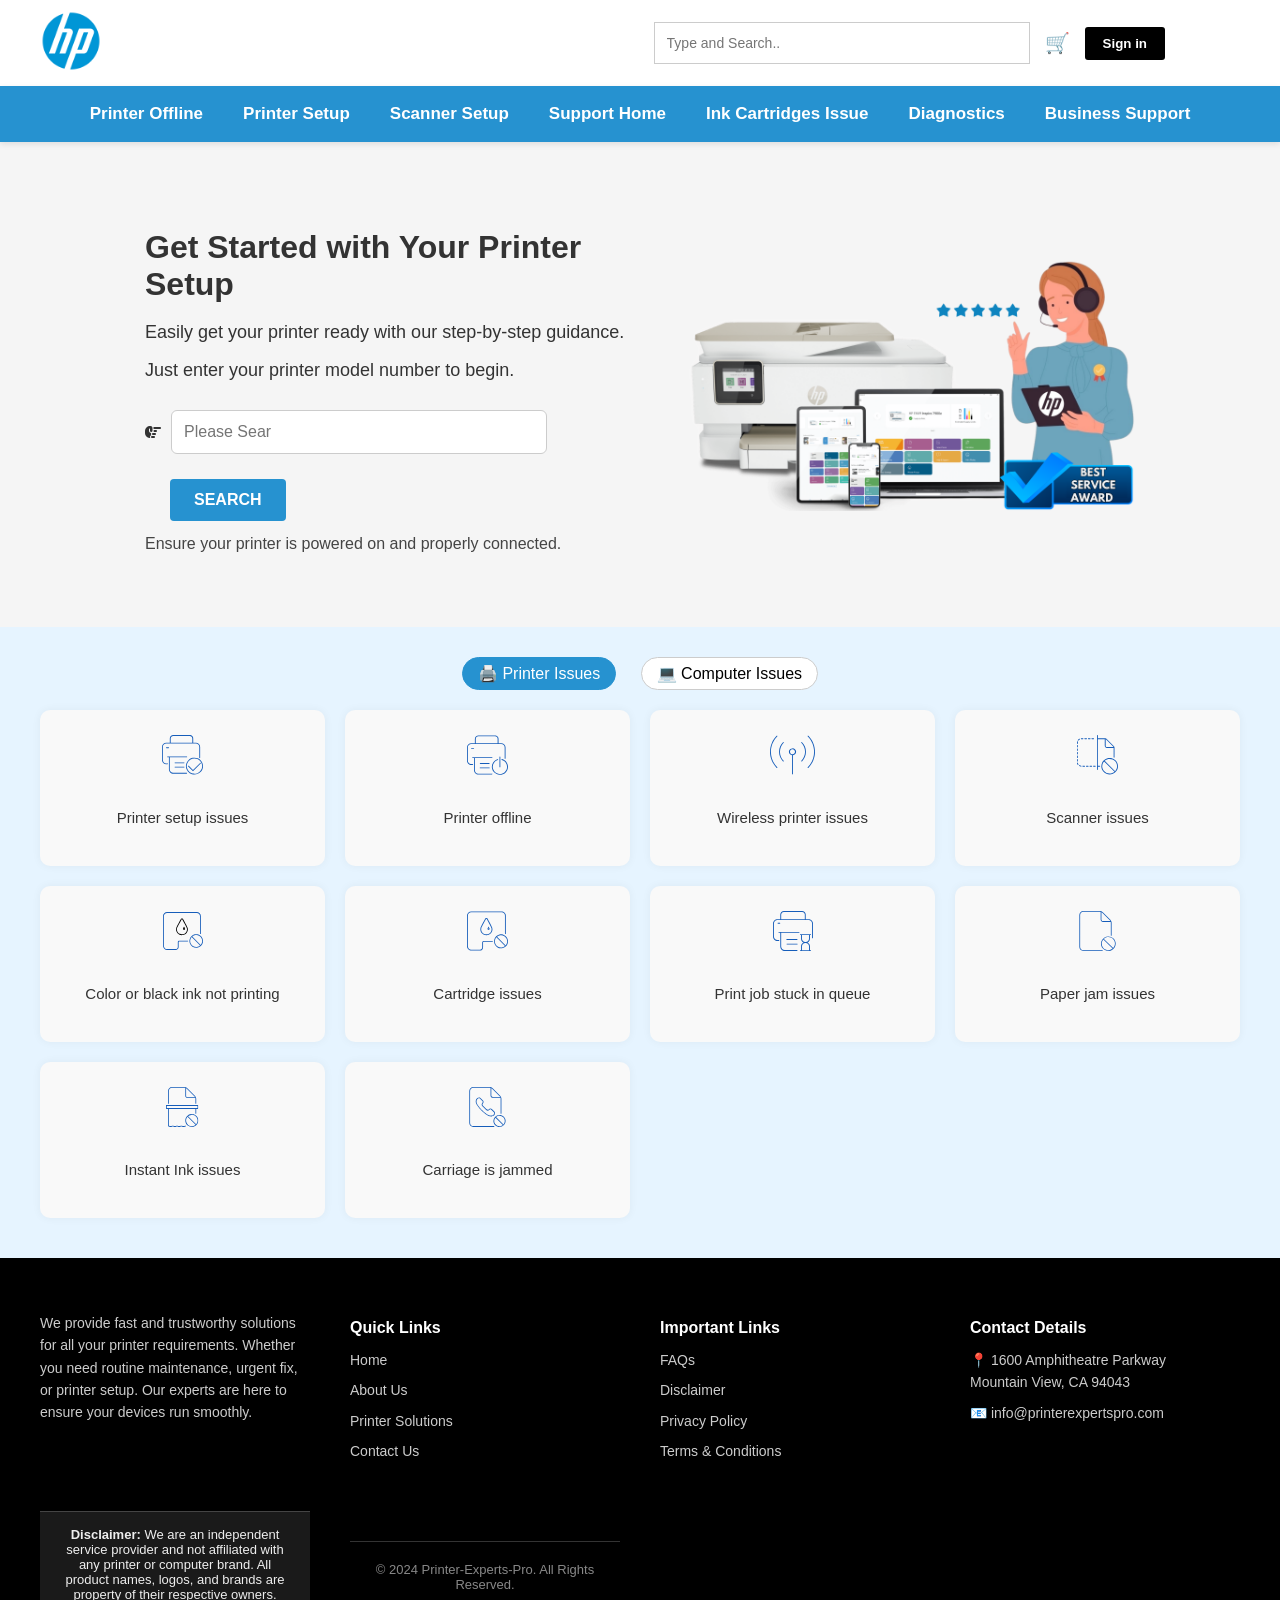
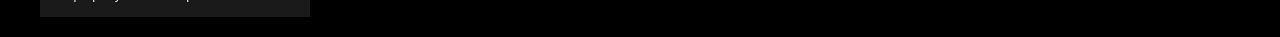
<file: index.html>
<!DOCTYPE html>
<html lang="en">
<head>
  <!-- Google tag (gtag.js) -->
<script async src="https://www.googletagmanager.com/gtag/js?id=AW-17103314499">
</script>
<script>
  window.dataLayer = window.dataLayer || [];
  function gtag(){dataLayer.push(arguments);}
  gtag('js', new Date());

  gtag('config', 'AW-17103314499');
</script>
<!-- Event snippet for Page view conversion page -->
<script>
  gtag('event', 'conversion', {'send_to': 'AW-17103314499/ewhqCN_078saEMO8v9s_'});
</script>

  <meta charset="UTF-8" />
  <meta name="viewport" content="width=device-width, initial-scale=1.0" />
  <title>Official 123 Com Printer Setup</title>
  <link rel="icon" type="image/png" href="/images/printerserviceonline-favicon.png">
  <link rel="stylesheet" href="style.css" />
  <style>
    .hero {
      display: flex;
      align-items: center;
      justify-content: center;
      gap: 40px;
      padding: 60px 20px;
      background: #f5f5f5;
      flex-wrap: wrap;
    }
    .hero-text {
      max-width: 500px;
    }
    .hero-text h1 {
      font-size: 32px;
      margin-bottom: 15px;
    }
    .hero-text p {
      margin: 10px 0;
    }
    .search-box {
      background: #fff;
      padding: 12px;
      border-radius: 6px;
      border: 1px solid #ccc;
      margin: 15px 0;
      width: 25em;
      max-width: 350px;
      font-size: 16px;
    }
    .search-btn {
      padding: 12px 24px;
      font-size: 16px;
      border: none;
      border-radius: 4px;
      background: #333;
      color: #fff;
      cursor: pointer;
    }
    .hero img {
      max-width: 450px;
      height: auto;
    }
    .header-container {
      display: flex;
      justify-content: space-between;
      align-items: center;
      padding: 10px 20px;
    }
    .logo img {
      height: 62px;
    }

.animate-icon {
  animation: pulse 1.4s infinite ease-in-out;
}
@keyframes pulse {
  0%, 100% { transform: translateX(0); }
  50% { transform: translateX(6px); }
}
  </style>

<!-- Header Wrapper -->
<div class="header-wrapper">
  <div class="header-container">
    <!-- Logo on the left -->
    <div class="logo">
      <img src="images/printerserviceonline-logo.png" alt="Printer Experts Pro Logo" style="width: 100%; max-width: 500px;" />
    </div>

    <!-- Actions on the right -->
    <div class="header-actions">
      <input type="text" placeholder="Type and Search.." class="search-input" />
      <span class="cart-icon">🛒</span>
      <button class="signin">Sign in</button>
    </div>
  </div>

  <nav class="main-nav">
    <a href="#">Printer Offline</a>
    <a href="#">Printer Setup</a>
    <a href="#">Scanner Setup</a>
    <a href="#">Support Home</a>
    <a href="#">Ink Cartridges Issue</a>
    <a href="#">Diagnostics</a>
    <a href="#">Business Support</a>
  </nav>
</div>

<!-- Hero -->
<section class="hero">
  <div class="hero-text">
    <h1>Get Started with Your Printer Setup</h1>
    <p>Easily get your printer ready with our step-by-step guidance.</p>
    <p>Just enter your printer model number to begin.</p>

<div style="display: flex; flex-direction: column; align-items: flex-start;">
<!-- Load Font Awesome (place in <head> once) -->
<link rel="stylesheet" href="https://cdnjs.cloudflare.com/ajax/libs/font-awesome/6.4.0/css/all.min.css" />

<!-- Your updated search wrapper -->
<div class="search-input-wrapper" style="display: flex; align-items: center; gap: 10px;">
  <i class="fas fa-hand-point-right animate-icon"></i>
  <input type="text" id="printerSearchBox" class="search-box" placeholder="Please Search Your Printer" />
</div>

<button class="search-btn" style="margin-top: 10px; margin-left: 25px;" onclick="window.location.href='/connect-printer';">SEARCH</button>
</div>


    <p style="margin-top: 10px; font-size: 16px; color: #444;">
      Ensure your printer is powered on and properly connected.
    </p>
  </div>
  <img src="images/front-banner.png" alt="Banner Image" />
</section>

 <!-- Tab Navigation -->
<div class="tabs">
  <span id="printerTab" class="tab active">🖨️ Printer Issues</span>
  <span id="computerTab" class="tab">💻 Computer Issues</span>
</div>

<!-- Printer Issues Grid -->
<div id="printerGrid" class="grid">
  <div class="card"><img src="images/image12.svg" alt=""><p>Printer setup issues</p></div>
  <div class="card"><img src="images/image13.svg" alt=""><p>Printer offline</p></div>
  <div class="card"><img src="images/image14.svg" alt=""><p>Wireless printer issues</p></div>
  <div class="card"><img src="images/image15.svg" alt=""><p>Scanner issues</p></div>
  <div class="card"><img src="images/image16.svg" alt=""><p>Color or black ink not printing</p></div>
  <div class="card"><img src="images/image17.svg" alt=""><p>Cartridge issues</p></div>
  <div class="card"><img src="images/image18.svg" alt=""><p>Print job stuck in queue</p></div>
  <div class="card"><img src="images/image19.svg" alt=""><p>Paper jam issues</p></div>
  <div class="card"><img src="images/image20.svg" alt=""><p>Instant Ink issues</p></div>
  <div class="card"><img src="images/image21.svg" alt=""><p>Carriage is jammed</p></div>
</div>

<!-- Computer Issues Grid -->
<div id="computerGrid" class="grid" style="display: none;">
  <div class="card"><img src="images/image1.svg" alt="Windows OS"><p>Windows operating system issues</p></div>
  <div class="card"><img src="images/image2.svg" alt="Battery"><p>Battery and adapter issues</p></div>
  <div class="card"><img src="images/image3.svg" alt="Slow"><p>Computer is slow</p></div>
  <div class="card"><img src="images/image4.svg" alt="WiFi"><p>Wireless, wired, Bluetooth networking issues</p></div>
  <div class="card"><img src="images/image5.svg" alt="Mouse"><p>Keyboard, mouse, touch pad, and click pad issues</p></div>
  <div class="card"><img src="images/image6.svg" alt="Recovery"><p>Perform an System Recovery</p></div>
  <div class="card"><img src="images/image7.svg" alt="Display"><p>Display and touchscreen issues</p></div>
  <div class="card"><img src="images/image8.svg" alt="Sound"><p>Sound Issue</p></div>
  <div class="card"><img src="images/image9.svg" alt="Freeze"><p>Computer locks up or freezes</p></div>
  <div class="card"><img src="images/image10.svg" alt="Boot"><p>Computer doesn’t turn on or boot up</p></div>
  <div class="card"><img src="images/image11.svg" alt="Memory"><p>Low disk space or memory issues</p></div>
</div>

<!-- JavaScript to toggle tabs -->
<script>
  const printerTab = document.getElementById('printerTab');
  const computerTab = document.getElementById('computerTab');
  const printerGrid = document.getElementById('printerGrid');
  const computerGrid = document.getElementById('computerGrid');

  printerTab.onclick = () => {
    printerTab.classList.add('active');
    computerTab.classList.remove('active');
    printerGrid.style.display = 'grid';
    computerGrid.style.display = 'none';
  };

  computerTab.onclick = () => {
    computerTab.classList.add('active');
    printerTab.classList.remove('active');
    printerGrid.style.display = 'none';
    computerGrid.style.display = 'grid';
  };
</script>
<script>
  const inputBox = document.getElementById('printerSearchBox');
  const suggestion = "Please Search Your Printer";

  let index = 0;

  function typeSuggestion() {
    if (index < suggestion.length) {
      inputBox.setAttribute("placeholder", suggestion.substring(0, index + 1));
      index++;
      setTimeout(typeSuggestion, 100);
    } else {
      inputBox.classList.remove("typing");
    }
  }

  window.addEventListener('DOMContentLoaded', () => {
    inputBox.classList.add("typing");
    setTimeout(typeSuggestion, 500); // delay before typing starts
  });
</script>

<!-- Footer -->
<footer class="footer">
  <div class="footer-grid">
    <div class="footer-col">
      <p>We provide fast and trustworthy solutions for all your printer requirements. Whether you need routine maintenance, urgent fix, or printer setup. Our experts are here to ensure your devices run smoothly.</p>
    </div>
<div class="footer-col">
  <h4>Quick Links</h4>
  <ul>
    <li><a href="/">Home</a></li>
    <li><a href="/about">About Us</a></li>
    <li><a href="/solutions">Printer Solutions</a></li>
    <li><a href="/contact">Contact Us</a></li>
  </ul>
</div>
<div class="footer-col">
  <h4>Important Links</h4>
  <ul>
    <li><a href="/faq">FAQs</a></li>
    <li><a href="/disclaimer">Disclaimer</a></li>
    <li><a href="/privacy">Privacy Policy</a></li>
    <li><a href="/terms">Terms & Conditions</a></li>
  </ul>
</div>
<div class="footer-col">
  <h4>Contact Details</h4>
  <ul>
    <li>📍 1600 Amphitheatre Parkway<br>Mountain View, CA 94043</li>
    <li>📧 info@printerexpertspro.com</li>
  </ul>
</div>


  <!-- ✅ Added Disclaimer Just Above Footer Bottom -->
  <div style="text-align: center; font-size: 13px; padding: 15px 20px; color: #eee; background-color: #1a1a1a; border-top: 1px solid #444;">
    <strong>Disclaimer:</strong> We are an independent service provider and not affiliated with any printer or computer brand. All product names, logos, and brands are property of their respective owners.
  </div>

  <div class="footer-bottom">
    &copy; 2024 Printer-Experts-Pro. All Rights Reserved.
  </div>
</footer>
</body>
</html>
</file>
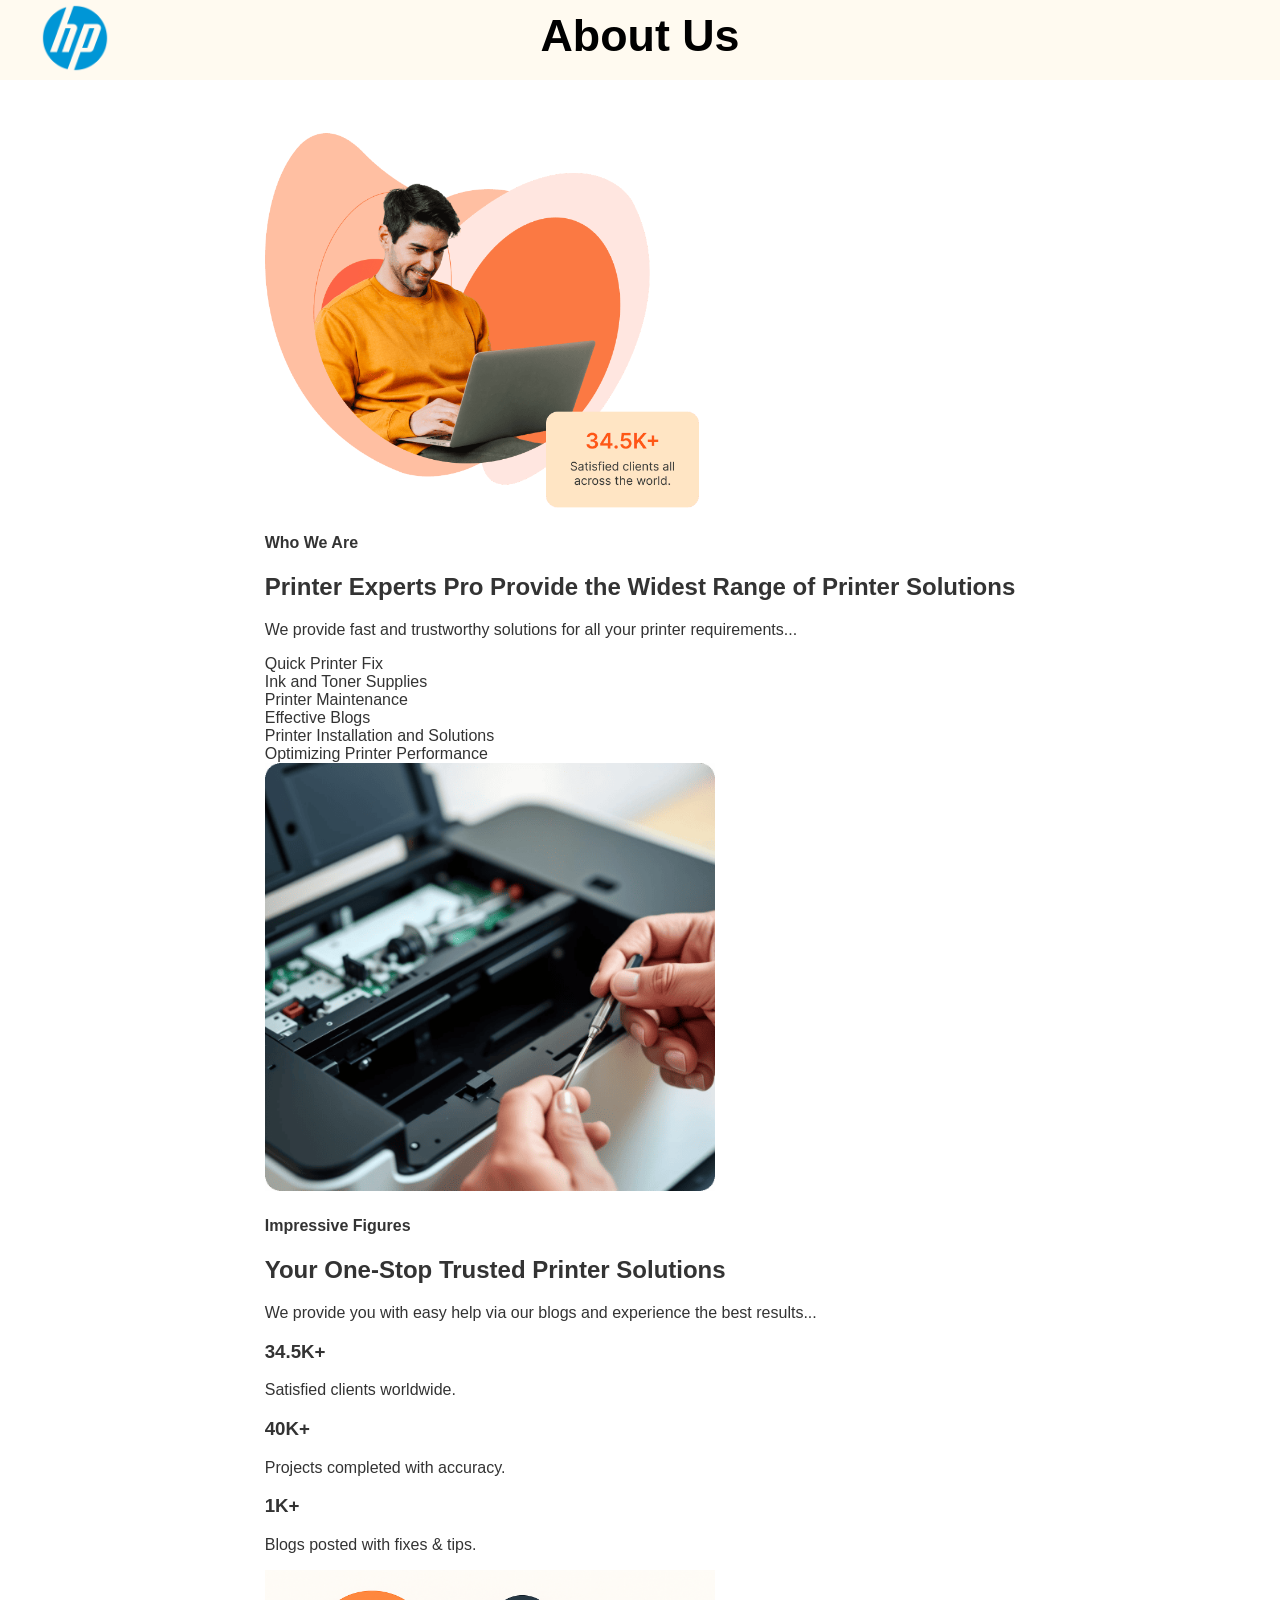
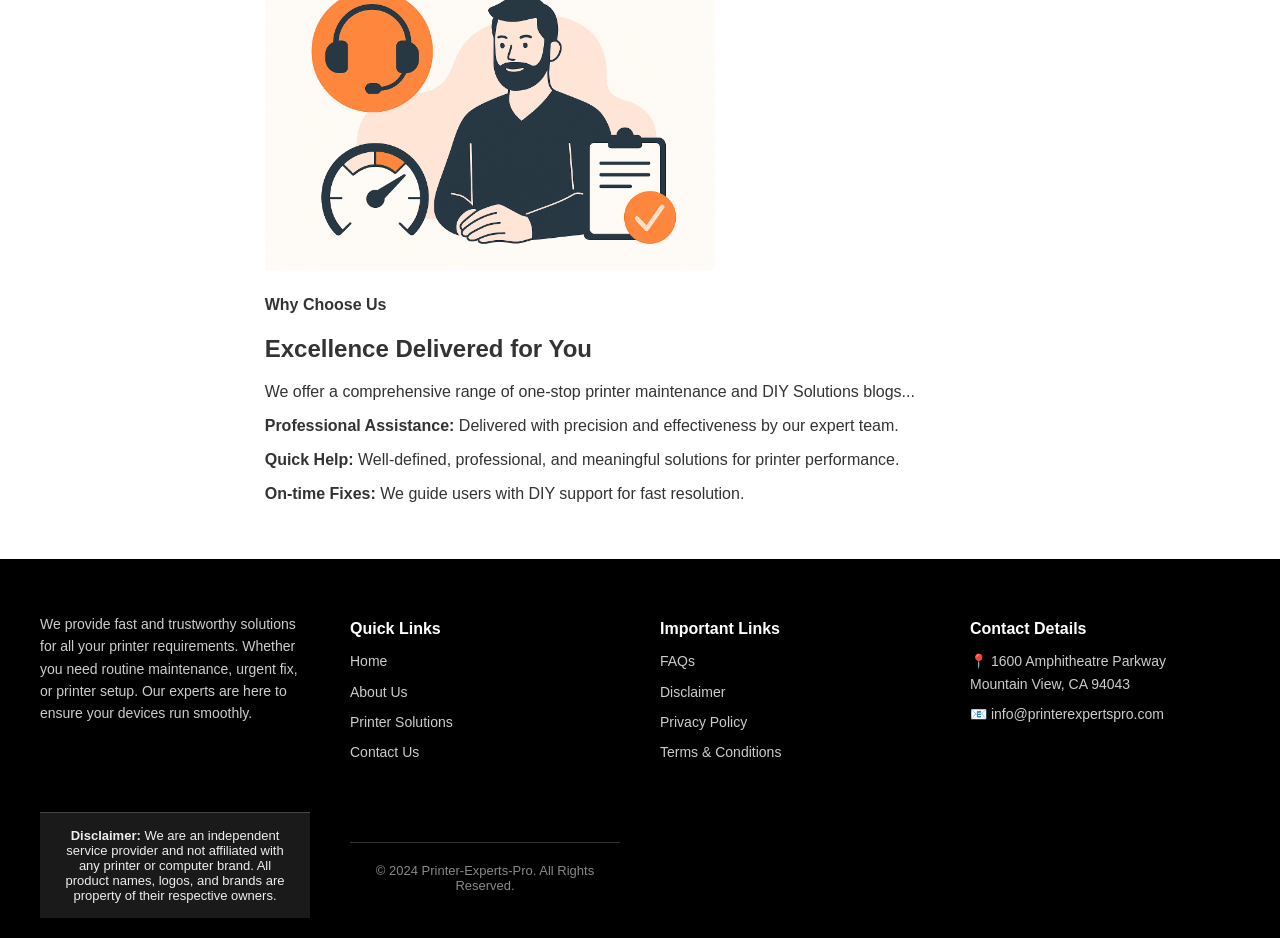
<file: about.html>
<!DOCTYPE html>
<html lang="en">
<head>
  <meta charset="UTF-8" />
  <meta name="viewport" content="width=device-width, initial-scale=1.0" />
  <title>About Us - printerexpertspro.com</title>
  <link rel="icon" type="image/png" href="/images/printerserviceonline-favicon.png" />
  <link rel="stylesheet" href="style.css" />
  <style>
    body {
      font-family: 'Segoe UI', sans-serif;
      margin: 0;
      padding: 0;
      background: #fff;
      color: #333;
      min-height: 100vh;
      display: flex;
      flex-direction: column;
    }

    .container {
      max-width: 1200px;
      margin: auto;
      padding: 40px 20px;
      flex: 1; /* ensure it stretches and leaves space for footer */
    }

    /* ... (rest of your CSS stays the same) ... */

    @media (max-width: 768px) {
      .grid-boxes {
        grid-template-columns: 1fr;
      }
      .stats-boxes {
        flex-direction: column;
      }
      .section {
        flex-direction: column;
      }
    }
  </style>
</head>
<body>
    
<!-- Title Banner -->
<section class="page-title-banner" style="background: #fffaf0; padding: 10px 0;">
  <div style="max-width: 1200px; margin: 0 auto; position: relative; padding: 0 40px; height: 60px;">
    
    <!-- Logo: -->
    <div style="position: absolute; left: 40px; top: 50%; transform: translateY(-50%);">
      <img src="images/printerserviceonline-logo.png" alt="Printer Experts Pro Logo" style="height: 70px; object-fit: contain;" />
    </div>
    
    <!-- Title: -->
    <div style="text-align: center;">
      <h1 style="margin: 0; font-size: 2.8em;">About Us</h1>
    </div>

  </div>
</section>

    <!-- You can add nav or right section here later -->
  </div>
</div>

  <div class="container">
    <div class="section">
      <div class="image">
        <img src="images/our-experts.png" alt="Expert Working" style="width: 60%; max-width: 500px;" />
      </div>
      <div class="text">
        <h4>Who We Are</h4>
        <h2>Printer Experts Pro Provide the Widest Range of Printer Solutions</h2>
        <p>We provide fast and trustworthy solutions for all your printer requirements...</p>
        <div class="grid-boxes">
          <div>Quick Printer Fix</div>
          <div>Ink and Toner Supplies</div>
          <div>Printer Maintenance</div>
          <div>Effective Blogs</div>
          <div>Printer Installation and Solutions</div>
          <div>Optimizing Printer Performance</div>
        </div>
      </div>
    </div>

    <div class="section reverse">
      <div class="image">
        <img src="images/onsite-repair.png" alt="Stats" style="width: 60%; max-width: 500px;" />
      </div>
      <div class="text">
        <h4>Impressive Figures</h4>
        <h2>Your One-Stop Trusted Printer Solutions</h2>
        <p>We provide you with easy help via our blogs and experience the best results...</p>
        <div class="stats-boxes">
          <div class="stats-box">
            <h3>34.5K+</h3>
            <p>Satisfied clients worldwide.</p>
          </div>
          <div class="stats-box">
            <h3>40K+</h3>
            <p>Projects completed with accuracy.</p>
          </div>
          <div class="stats-box">
            <h3>1K+</h3>
            <p>Blogs posted with fixes & tips.</p>
          </div>
        </div>
      </div>
    </div>

    <div class="section">
      <div class="image">
        <img src="images/expert-technicians.png" alt="Printer Maintenance" style="width: 60%; max-width: 500px;" />
      </div>
      <div class="text">
        <h4>Why Choose Us</h4>
        <h2>Excellence Delivered for You</h2>
        <p>We offer a comprehensive range of one-stop printer maintenance and DIY Solutions blogs...</p>
        <p><strong>Professional Assistance:</strong> Delivered with precision and effectiveness by our expert team.</p>
        <p><strong>Quick Help:</strong> Well-defined, professional, and meaningful solutions for printer performance.</p>
        <p><strong>On-time Fixes:</strong> We guide users with DIY support for fast resolution.</p>
      </div>
    </div>
  </div>

<!-- Footer -->
<footer class="footer">
  <div class="footer-grid">
    <div class="footer-col">
      <p>We provide fast and trustworthy solutions for all your printer requirements. Whether you need routine maintenance, urgent fix, or printer setup. Our experts are here to ensure your devices run smoothly.</p>
    </div>
<div class="footer-col">
  <h4>Quick Links</h4>
  <ul>
    <li><a href="/">Home</a></li>
    <li><a href="/about">About Us</a></li>
    <li><a href="/solutions">Printer Solutions</a></li>
    <li><a href="/contact">Contact Us</a></li>
  </ul>
</div>
<div class="footer-col">
  <h4>Important Links</h4>
  <ul>
    <li><a href="/faq">FAQs</a></li>
    <li><a href="/disclaimer">Disclaimer</a></li>
    <li><a href="/privacy">Privacy Policy</a></li>
    <li><a href="/terms">Terms & Conditions</a></li>
  </ul>
</div>
<div class="footer-col">
  <h4>Contact Details</h4>
  <ul>
    <li>📍 1600 Amphitheatre Parkway<br>Mountain View, CA 94043</li>
    <li>📧 info@printerexpertspro.com</li>
  </ul>
</div>


  <!-- ✅ Added Disclaimer Just Above Footer Bottom -->
  <div style="text-align: center; font-size: 13px; padding: 15px 20px; color: #eee; background-color: #1a1a1a; border-top: 1px solid #444;">
    <strong>Disclaimer:</strong> We are an independent service provider and not affiliated with any printer or computer brand. All product names, logos, and brands are property of their respective owners.
  </div>

  <div class="footer-bottom">
    &copy; 2024 Printer-Experts-Pro. All Rights Reserved.
  </div>
</footer>
</file>
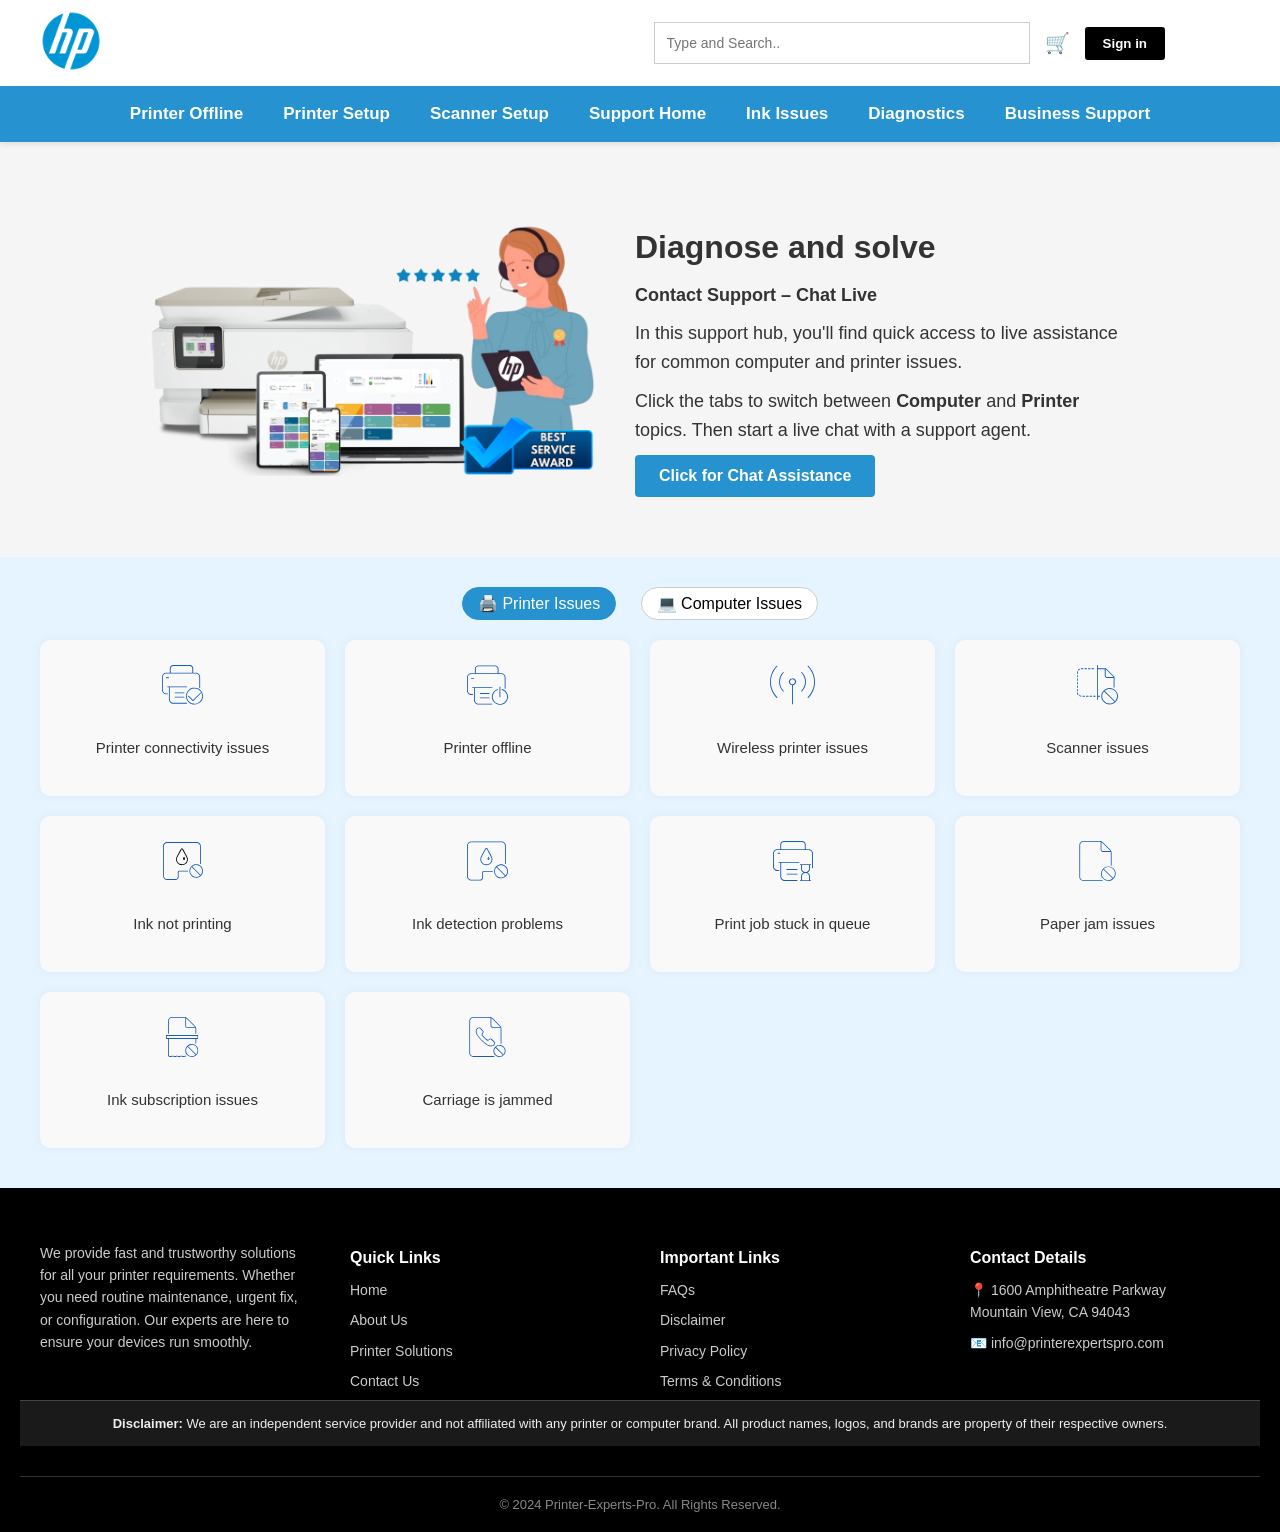
<file: computer-printer.html>
<!DOCTYPE html>
<html lang="en">
<head>
  <!-- Google tag (gtag.js) -->
  <script async src="https://www.googletagmanager.com/gtag/js?id=AW-17103314499"></script>
  <script>
    window.dataLayer = window.dataLayer || [];
    function gtag(){dataLayer.push(arguments);}
    gtag('js', new Date());
    gtag('config', 'AW-17103314499');
  </script>

  <meta name="google-site-verification" content="z1Tx4irDRyltk7-cVtrFXtRyGZxaJF4UWbafWPRPkck" />
  <meta charset="UTF-8" />
  <meta name="viewport" content="width=device-width, initial-scale=1.0" />
  <title>Printer Experts Pro - printerexpertspro.com</title>
  <link rel="icon" type="image/png" href="/images/printerserviceonline-favicon.png">
  <link rel="stylesheet" href="style.css" />
    <link rel="stylesheet" href="style.css" />
    <style>
        .hero {
            display: flex;
            align-items: center;
            justify-content: center;
            gap: 40px;
            padding: 60px 20px;
            background: #f5f5f5;
            flex-wrap: wrap;
        }
        .hero-text {
            max-width: 500px;
        }
        .hero-text h1 {
            font-size: 32px;
            margin-bottom: 15px;
        }
        .hero-text p {
            margin: 10px 0;
        }
        .search-box {
            background: #fff;
            padding: 12px;
            border-radius: 6px;
            border: 1px solid #ccc;
            margin: 15px 0;
            width: 25em;
            max-width: 350px;
            font-size: 16px;
        }
        .search-btn {
            padding: 12px 24px;
            font-size: 16px;
            border: none;
            border-radius: 4px;
            background: #333;
            color: #fff;
            cursor: pointer;
        }
        .hero img {
            max-width: 450px;
            height: auto;
        }
        .header-container {
            display: flex;
            justify-content: space-between;
            align-items: center;
            padding: 10px 20px;
        }
        .logo img {
            height: 62px;
        }
        .animate-icon {
            animation: pulse 1.4s infinite ease-in-out;
        }
        @keyframes pulse {
            0%, 100% { transform: translateX(0); }
            50% { transform: translateX(6px); }
        }
    </style>
</head>
<body>
<!-- Header Wrapper -->
<div class="header-wrapper">
  <div class="header-container">
    <div class="logo">
        <a href="/">
            <img src="images/printerserviceonline-logo.png" alt="Printer Experts Pro Logo" style="width: 100%; max-width: 500px;" />
        </a>
    </div>
    <div class="header-actions">
      <input type="text" placeholder="Type and Search.." class="search-input" />
      <span class="cart-icon">🛒</span>
      <button class="signin">Sign in</button>
    </div>
  </div>
  <nav class="main-nav">
    <a href="#">Printer Offline</a>
    <a href="#">Printer Setup</a>
    <a href="#">Scanner Setup</a>
    <a href="#">Support Home</a>
    <a href="#">Ink Issues</a>
    <a href="#">Diagnostics</a>
    <a href="#">Business Support</a>
  </nav>
</div>

<!-- Hero -->
<section class="hero">
  <img src="images/front-banner.png" alt="Banner Image" />
  <div class="hero-text">
    <h1>Diagnose and solve</h1>
    <p><strong>Contact Support – Chat Live</strong></p>
    <p>In this support hub, you'll find quick access to live assistance for common computer and printer issues.</p>
    <p>Click the tabs to switch between <strong>Computer</strong> and <strong>Printer</strong> topics. Then start a live chat with a support agent.</p>
    <button>Click for Chat Assistance</button>
  </div>
</section>

<!-- Tab Navigation -->
<div class="tabs">
  <span id="printerTab" class="tab active">🖨️ Printer Issues</span>
  <span id="computerTab" class="tab">💻 Computer Issues</span>
</div>

<!-- Printer Issues Grid -->
<div id="printerGrid" class="grid">
  <div class="card"><img src="images/image12.svg" alt="Setup"><p>Printer connectivity issues</p></div>
  <div class="card"><img src="images/image13.svg" alt="Offline"><p>Printer offline</p></div>
  <div class="card"><img src="images/image14.svg" alt="Wireless"><p>Wireless printer issues</p></div>
  <div class="card"><img src="images/image15.svg" alt="Scanner"><p>Scanner issues</p></div>
  <div class="card"><img src="images/image16.svg" alt="Ink"><p>Ink not printing</p></div>
  <div class="card"><img src="images/image17.svg" alt="Cartridge"><p>Ink detection problems</p></div>
  <div class="card"><img src="images/image18.svg" alt="Print Job Queue"><p>Print job stuck in queue</p></div>
  <div class="card"><img src="images/image19.svg" alt="Paper Jam"><p>Paper jam issues</p></div>
  <div class="card"><img src="images/image20.svg" alt="Ink Plan"><p>Ink subscription issues</p></div>
  <div class="card"><img src="images/image21.svg" alt="Carriage Jam"><p>Carriage is jammed</p></div>
</div>

<!-- Computer Issues Grid -->
<div id="computerGrid" class="grid" style="display: none;">
  <div class="card"><img src="images/image1.svg" alt="Windows OS"><p>Windows operating system issues</p></div>
  <div class="card"><img src="images/image2.svg" alt="Battery"><p>Battery and adapter issues</p></div>
  <div class="card"><img src="images/image3.svg" alt="Slow"><p>Computer is slow</p></div>
  <div class="card"><img src="images/image4.svg" alt="WiFi"><p>Wireless, wired, Bluetooth networking issues</p></div>
  <div class="card"><img src="images/image5.svg" alt="Mouse"><p>Keyboard, mouse, touch pad, and click pad issues</p></div>
  <div class="card"><img src="images/image6.svg" alt="Recovery"><p>System recovery support</p></div>
  <div class="card"><img src="images/image7.svg" alt="Display"><p>Display and touchscreen issues</p></div>
  <div class="card"><img src="images/image8.svg" alt="Sound"><p>Sound Issue</p></div>
  <div class="card"><img src="images/image9.svg" alt="Freeze"><p>Computer locks up or freezes</p></div>
  <div class="card"><img src="images/image10.svg" alt="Boot"><p>Computer doesn’t turn on or boot up</p></div>
  <div class="card"><img src="images/image11.svg" alt="Memory"><p>Low disk space or memory issues</p></div>
</div>

<!-- JavaScript to toggle tabs -->
<script>
  const printerTab = document.getElementById('printerTab');
  const computerTab = document.getElementById('computerTab');
  const printerGrid = document.getElementById('printerGrid');
  const computerGrid = document.getElementById('computerGrid');

  printerTab.onclick = () => {
    printerTab.classList.add('active');
    computerTab.classList.remove('active');
    printerGrid.style.display = 'grid';
    computerGrid.style.display = 'none';
  };

  computerTab.onclick = () => {
    computerTab.classList.add('active');
    printerTab.classList.remove('active');
    printerGrid.style.display = 'none';
    computerGrid.style.display = 'grid';
  };
</script>

<!-- Footer -->
<footer class="footer">
  <div class="footer-grid">
    <div class="footer-col">
      <p>We provide fast and trustworthy solutions for all your printer requirements. Whether you need routine maintenance, urgent fix, or configuration. Our experts are here to ensure your devices run smoothly.</p>
    </div>
    <div class="footer-col">
      <h4>Quick Links</h4>
      <ul>
        <li><a href="/">Home</a></li>
        <li><a href="/about">About Us</a></li>
        <li><a href="/solutions">Printer Solutions</a></li>
        <li><a href="/contact">Contact Us</a></li>
      </ul>
    </div>
    <div class="footer-col">
      <h4>Important Links</h4>
      <ul>
        <li><a href="/faq">FAQs</a></li>
        <li><a href="/disclaimer">Disclaimer</a></li>
        <li><a href="/privacy">Privacy Policy</a></li>
        <li><a href="/terms">Terms & Conditions</a></li>
      </ul>
    </div>
    <div class="footer-col">
      <h4>Contact Details</h4>
      <ul>
        <li>📍 1600 Amphitheatre Parkway<br>Mountain View, CA 94043</li>
        <li>📧 info@printerexpertspro.com</li>
      </ul>
    </div>
  </div>

  <div style="text-align: center; font-size: 13px; padding: 15px 20px; color: #eee; background-color: #1a1a1a; border-top: 1px solid #444;">
    <strong>Disclaimer:</strong> We are an independent service provider and not affiliated with any printer or computer brand. All product names, logos, and brands are property of their respective owners.
  </div>

  <div class="footer-bottom">
    &copy; 2024 Printer-Experts-Pro. All Rights Reserved.
  </div>
</footer>
</body>
</html>
</file>
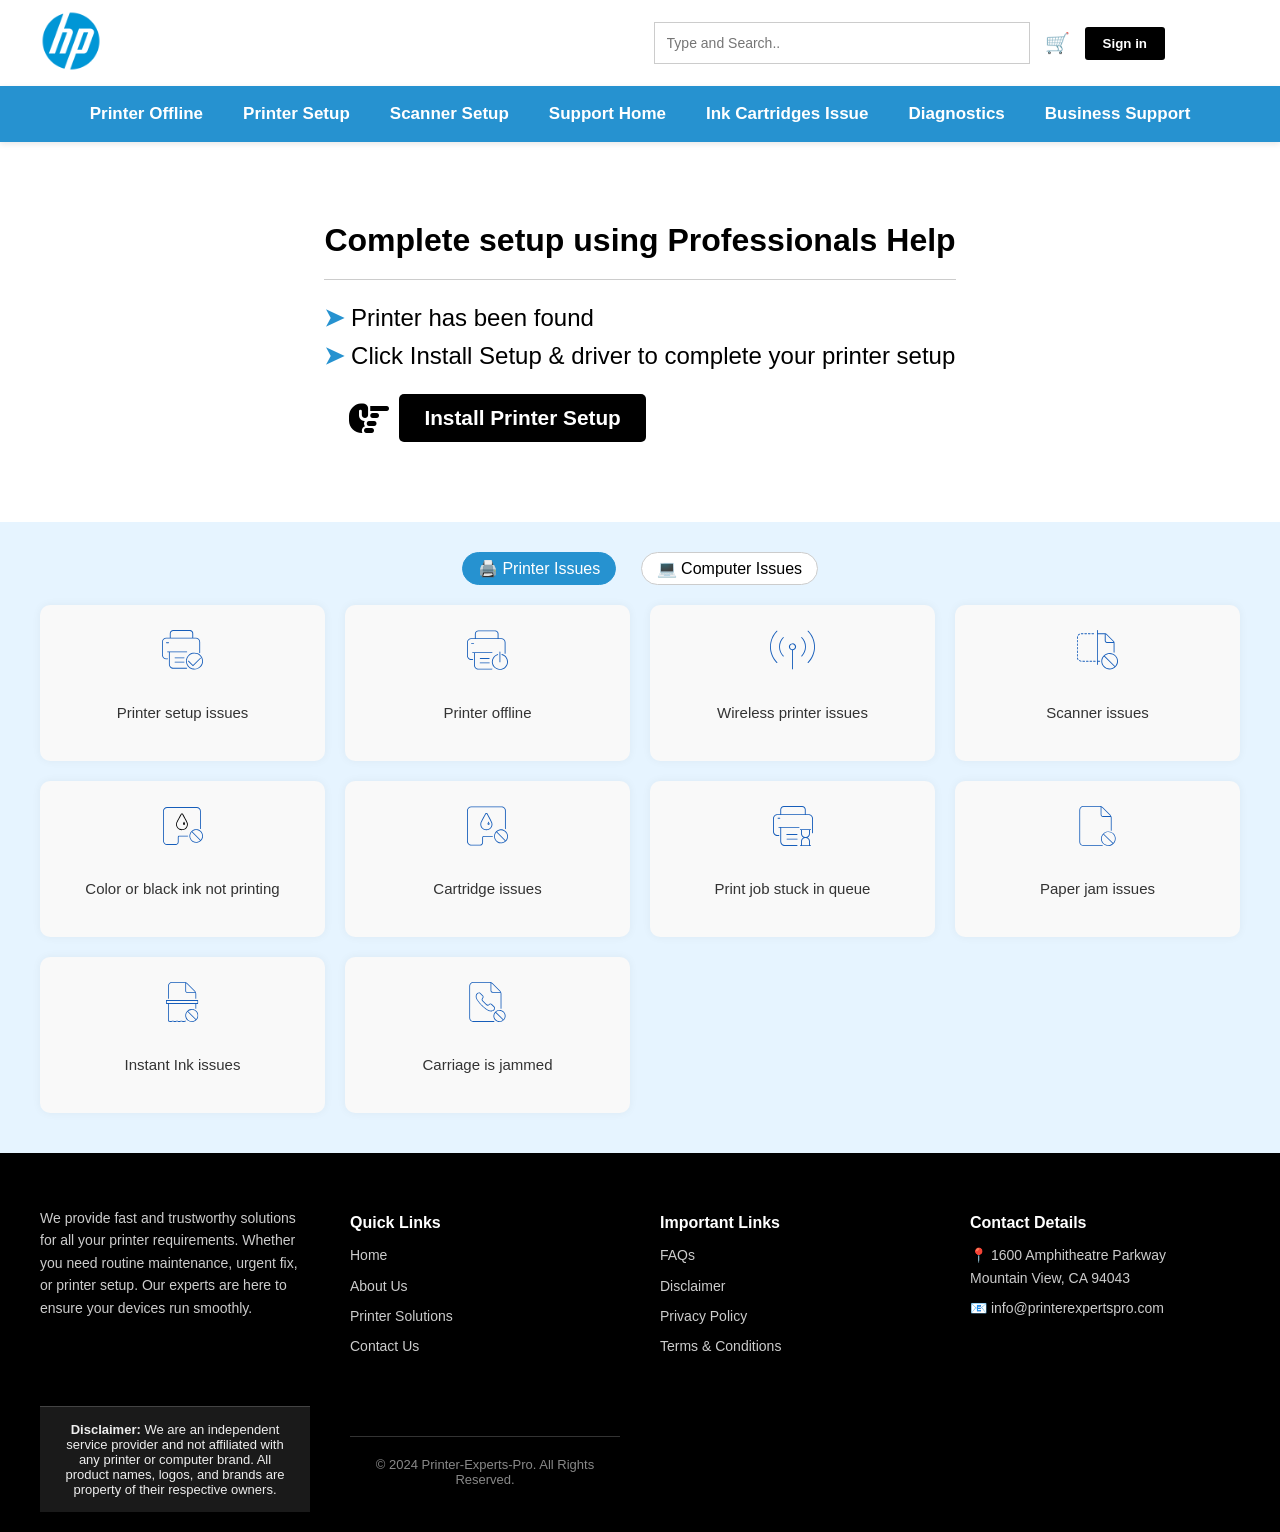
<file: connect-printer.html>
<!DOCTYPE html>
<html lang="en">
<head>
  <meta charset="UTF-8" />
  <meta name="viewport" content="width=device-width, initial-scale=1.0" />
  <title>Printer Experts Pro - printerexpertspro.com</title>
  <link rel="icon" type="image/png" sizes="64x64" href="/images/printerserviceonline-favicon.png">
  <link rel="stylesheet" href="https://cdnjs.cloudflare.com/ajax/libs/font-awesome/6.4.0/css/all.min.css" />
  <link rel="stylesheet" href="style.css" />
  <style>
    .hero {
      display: flex;
      align-items: center;
      justify-content: center;
      gap: 40px;
      padding: 60px 20px;
      background: #f5f5f5;
      flex-wrap: wrap;
    }
    .hero-text {
      max-width: 500px;
    }
    .hero-text h1 {
      font-size: 32px;
      margin-bottom: 15px;
    }
    .hero-text p {
      margin: 10px 0;
    }
    .search-box {
      background: #fff;
      padding: 12px;
      border-radius: 6px;
      border: 1px solid #ccc;
      margin: 15px 0;
      width: 25em;
      max-width: 350px;
      font-size: 16px;
    }
    .search-btn {
      padding: 12px 24px;
      font-size: 16px;
      border: none;
      border-radius: 4px;
      background: #333;
      color: #fff;
      cursor: pointer;
    }
    .hero img {
      max-width: 450px;
      height: auto;
    }
    .header-container {
      display: flex;
      justify-content: space-between;
      align-items: center;
      padding: 10px 20px;
    }
    .logo img {
      height: 62px;
    }

.animate-icon {
  animation: pulse 1.4s infinite ease-in-out;
}
@keyframes pulse {
  0%, 100% { transform: translateX(0); }
  50% { transform: translateX(6px); }
}
  </style>
</head>
<body>

<!-- Header Wrapper -->
<div class="header-wrapper">
  <div class="header-container">
    <!-- Logo on the left -->
    <div class="logo">
      <img src="images/printerserviceonline-logo.png" alt="Printer Experts Pro Logo" style="width: 100%; max-width: 500px;" />
    </div>

    <!-- Actions on the right -->
    <div class="header-actions">
      <input type="text" placeholder="Type and Search.." class="search-input" />
      <span class="cart-icon">🛒</span>
      <button class="signin">Sign in</button>
    </div>
  </div>

  <nav class="main-nav">
    <a href="#">Printer Offline</a>
    <a href="#">Printer Setup</a>
    <a href="#">Scanner Setup</a>
    <a href="#">Support Home</a>
    <a href="#">Ink Cartridges Issue</a>
    <a href="#">Diagnostics</a>
    <a href="#">Business Support</a>
  </nav>
</div>

<!-- Professional Setup Section -->
<section class="hero" style="background-color: white; color: black; padding: 80px 40px; font-family: 'Segoe UI', sans-serif;">
  
  <div>
    <h1 style="font-size: 2em; font-weight: bold; margin: 0 0 10px 0; color: black;">
      Complete setup using Professionals Help
    </h1>
    
    <hr style="border: none; border-top: 1px solid #ccc; margin: 20px 0;" />

<ul style="list-style: none; padding-left: 0; color: black; font-size: 1.5em; font-weight: normal;">
  <li style="margin-bottom: 10px;">
    <span style="color: #2692d0; font-weight: bold;">➤</span> Printer has been found
  </li>
  <li>
    <span style="color: #2692d0; font-weight: bold;">➤</span> Click Install Setup & driver to complete your printer setup
  </li>
</ul>

<div class="search-input-wrapper" style="display: flex; align-items: center; gap: 10px; margin-top: 10px; margin-left: 25px;">
  <i class="fas fa-hand-point-right animate-icon" style="font-size: 40px; color: #000000;"></i>
  <button 
    style="padding: 12px 25px; font-size: 1.3em; font-weight: bold; background-color: #000000; color: white; border: none; border-radius: 5px; cursor: pointer;" 
    onclick="window.location.href='/setting-up';"
  >
    Install Printer Setup
  </button>
</div>

  </section>

 <!-- Tab Navigation -->
<div class="tabs">
  <span id="printerTab" class="tab active">🖨️ Printer Issues</span>
  <span id="computerTab" class="tab">💻 Computer Issues</span>
</div>

<!-- Printer Issues Grid -->
<div id="printerGrid" class="grid">
  <div class="card"><img src="images/image12.svg" alt=""><p>Printer setup issues</p></div>
  <div class="card"><img src="images/image13.svg" alt=""><p>Printer offline</p></div>
  <div class="card"><img src="images/image14.svg" alt=""><p>Wireless printer issues</p></div>
  <div class="card"><img src="images/image15.svg" alt=""><p>Scanner issues</p></div>
  <div class="card"><img src="images/image16.svg" alt=""><p>Color or black ink not printing</p></div>
  <div class="card"><img src="images/image17.svg" alt=""><p>Cartridge issues</p></div>
  <div class="card"><img src="images/image18.svg" alt=""><p>Print job stuck in queue</p></div>
  <div class="card"><img src="images/image19.svg" alt=""><p>Paper jam issues</p></div>
  <div class="card"><img src="images/image20.svg" alt=""><p>Instant Ink issues</p></div>
  <div class="card"><img src="images/image21.svg" alt=""><p>Carriage is jammed</p></div>
</div>

<!-- Computer Issues Grid -->
<div id="computerGrid" class="grid" style="display: none;">
  <div class="card"><img src="images/image1.svg" alt="Windows OS"><p>Windows operating system issues</p></div>
  <div class="card"><img src="images/image2.svg" alt="Battery"><p>Battery and adapter issues</p></div>
  <div class="card"><img src="images/image3.svg" alt="Slow"><p>Computer is slow</p></div>
  <div class="card"><img src="images/image4.svg" alt="WiFi"><p>Wireless, wired, Bluetooth networking issues</p></div>
  <div class="card"><img src="images/image5.svg" alt="Mouse"><p>Keyboard, mouse, touch pad, and click pad issues</p></div>
  <div class="card"><img src="images/image6.svg" alt="Recovery"><p>Perform an System Recovery</p></div>
  <div class="card"><img src="images/image7.svg" alt="Display"><p>Display and touchscreen issues</p></div>
  <div class="card"><img src="images/image8.svg" alt="Sound"><p>Sound Issue</p></div>
  <div class="card"><img src="images/image9.svg" alt="Freeze"><p>Computer locks up or freezes</p></div>
  <div class="card"><img src="images/image10.svg" alt="Boot"><p>Computer doesn’t turn on or boot up</p></div>
  <div class="card"><img src="images/image11.svg" alt="Memory"><p>Low disk space or memory issues</p></div>
</div>

<!-- JavaScript to toggle tabs -->
<script>
  const printerTab = document.getElementById('printerTab');
  const computerTab = document.getElementById('computerTab');
  const printerGrid = document.getElementById('printerGrid');
  const computerGrid = document.getElementById('computerGrid');

  printerTab.onclick = () => {
    printerTab.classList.add('active');
    computerTab.classList.remove('active');
    printerGrid.style.display = 'grid';
    computerGrid.style.display = 'none';
  };

  computerTab.onclick = () => {
    computerTab.classList.add('active');
    printerTab.classList.remove('active');
    printerGrid.style.display = 'none';
    computerGrid.style.display = 'grid';
  };
</script>
<script>
  const inputBox = document.getElementById('printerSearchBox');
  const suggestion = "Please Search Your Printer";

  let index = 0;

  function typeSuggestion() {
    if (index < suggestion.length) {
      inputBox.setAttribute("placeholder", suggestion.substring(0, index + 1));
      index++;
      setTimeout(typeSuggestion, 100);
    } else {
      inputBox.classList.remove("typing");
    }
  }

  window.addEventListener('DOMContentLoaded', () => {
    inputBox.classList.add("typing");
    setTimeout(typeSuggestion, 500); // delay before typing starts
  });
</script>

<!-- Footer -->
<footer class="footer">
  <div class="footer-grid">
    <div class="footer-col">
      <p>We provide fast and trustworthy solutions for all your printer requirements. Whether you need routine maintenance, urgent fix, or printer setup. Our experts are here to ensure your devices run smoothly.</p>
    </div>
<div class="footer-col">
  <h4>Quick Links</h4>
  <ul>
    <li><a href="/">Home</a></li>
    <li><a href="/about">About Us</a></li>
    <li><a href="/solutions">Printer Solutions</a></li>
    <li><a href="/contact">Contact Us</a></li>
  </ul>
</div>
<div class="footer-col">
  <h4>Important Links</h4>
  <ul>
    <li><a href="/faq">FAQs</a></li>
    <li><a href="/disclaimer">Disclaimer</a></li>
    <li><a href="/privacy">Privacy Policy</a></li>
    <li><a href="/terms">Terms & Conditions</a></li>
  </ul>
</div>
<div class="footer-col">
  <h4>Contact Details</h4>
  <ul>
    <li>📍 1600 Amphitheatre Parkway<br>Mountain View, CA 94043</li>
    <li>📧 info@printerexpertspro.com</li>
  </ul>
</div>


  <!-- ✅ Added Disclaimer Just Above Footer Bottom -->
  <div style="text-align: center; font-size: 13px; padding: 15px 20px; color: #eee; background-color: #1a1a1a; border-top: 1px solid #444;">
    <strong>Disclaimer:</strong> We are an independent service provider and not affiliated with any printer or computer brand. All product names, logos, and brands are property of their respective owners.
  </div>

  <div class="footer-bottom">
    &copy; 2024 Printer-Experts-Pro. All Rights Reserved.
  </div>
</footer>
</file>
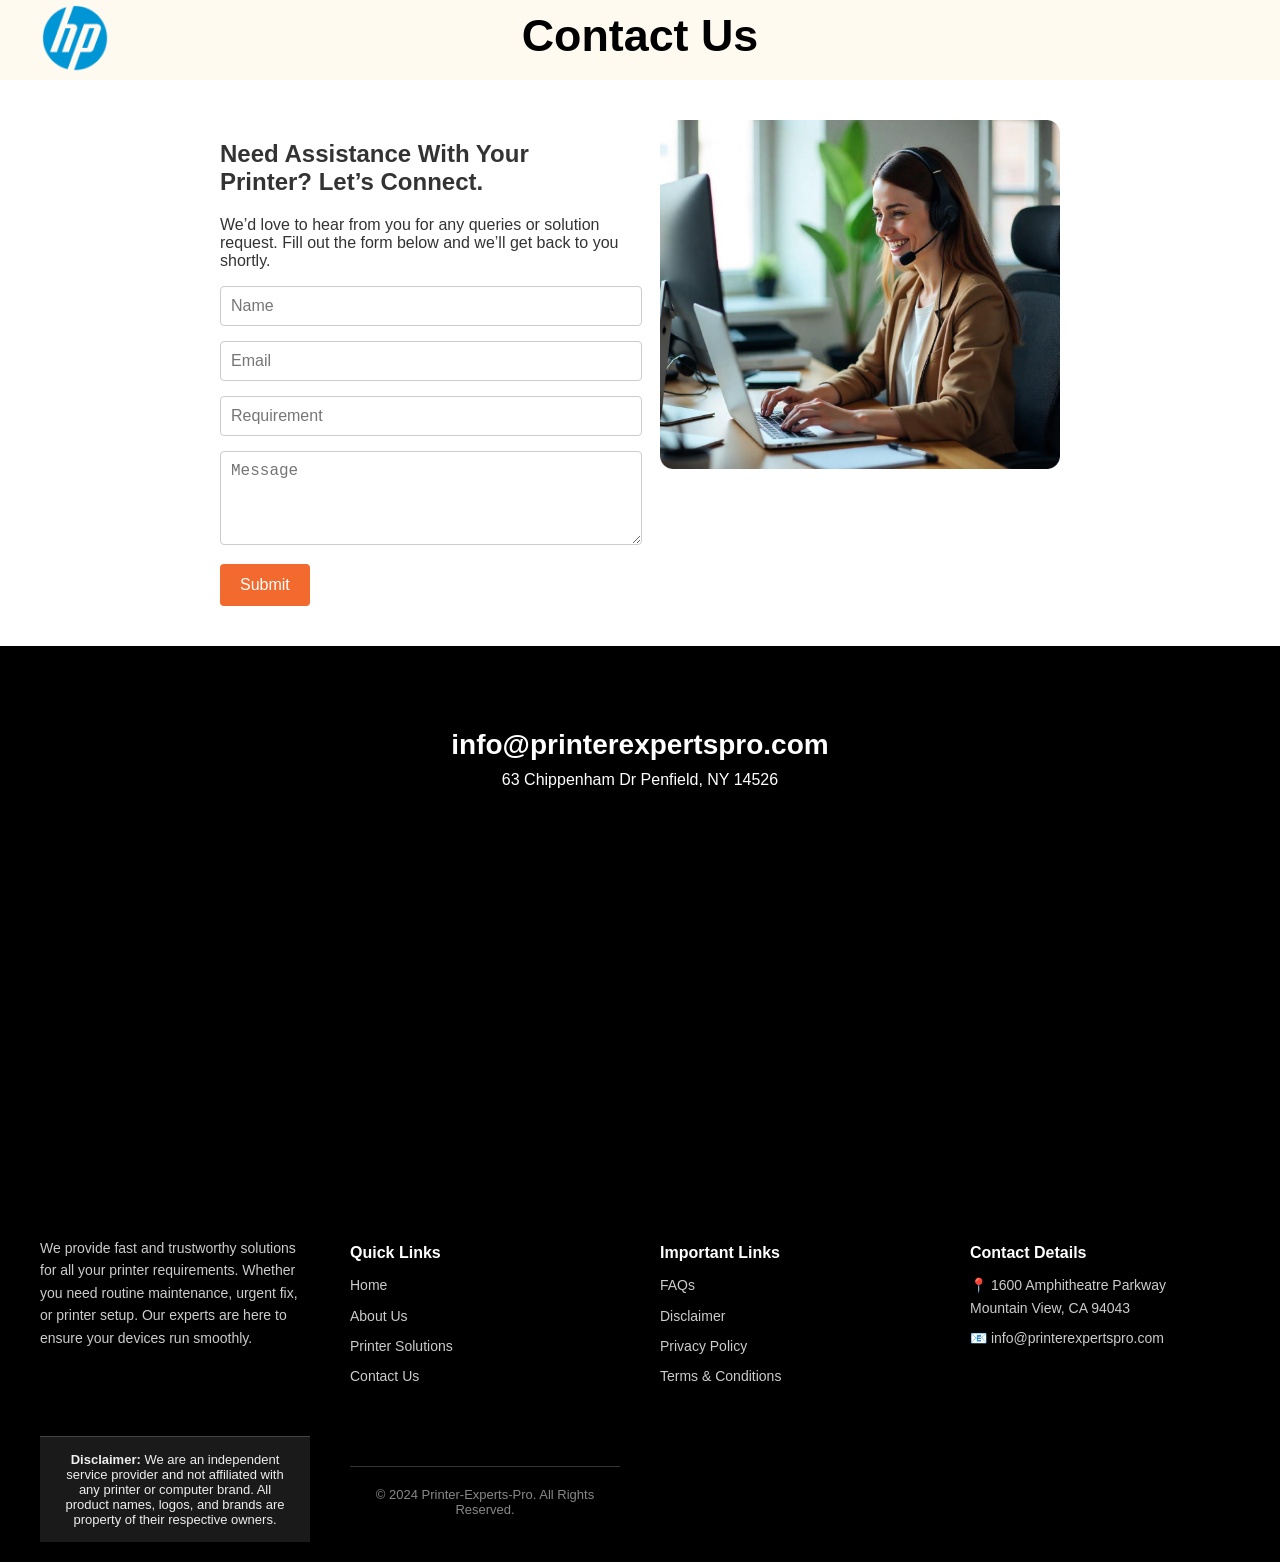
<file: contact.html>
<!DOCTYPE html>
<html lang="en">
<head>
  <meta charset="UTF-8" />
  <meta name="viewport" content="width=device-width, initial-scale=1.0" />
  <title>Contact Us - printerexpertspro.com</title>
  <link rel="icon" type="image/png" href="/images/printerserviceonline-favicon.png">
  <title>Contact Us - Printer Experts Pro</title>
  <link rel="stylesheet" href="/style.css" />
  <style>
    body {
      font-family: 'Segoe UI', sans-serif;
      margin: 0;
      padding: 0;
      background: #fff;
      color: #333;
    }
    .hero-section {
      background: linear-gradient(to right, #f8f8f8, #fffaf0);
      padding: 60px 20px 40px;
      text-align: center;
    }
    .hero-section h1 {
      font-size: 32px;
      color: #000;
    }
    .contact-section {
      display: flex;
      flex-wrap: wrap;
      justify-content: center;
      padding: 40px 20px;
      gap: 40px;
    }
    .contact-form {
      max-width: 400px;
      flex: 1;
    }
    .contact-form input,
    .contact-form textarea {
      width: 100%;
      padding: 10px;
      margin-bottom: 15px;
      border: 1px solid #ccc;
      border-radius: 4px;
      font-size: 16px;
    }
    .contact-form button {
      background: #f26a2e;
      border: none;
      color: white;
      padding: 12px 20px;
      font-size: 16px;
      cursor: pointer;
      border-radius: 4px;
    }
    .contact-image {
      flex: 1;
      max-width: 400px;
    }
    .contact-image img {
      width: 100%;
      border-radius: 8px;
    }
    .contact-details {
      background: #000;
      color: #fff;
      padding: 60px 20px;
      text-align: center;
    }
    .contact-details h2 {
      font-size: 28px;
      margin-bottom: 10px;
    }
    .contact-details p {
      margin: 5px 0;
    }
    .map-container {
      max-width: 600px;
      margin: 30px auto 0;
    }
    .map-container iframe {
      width: 100%;
      height: 300px;
      border: none;
    }
  </style>
</head>
<body>
    
<!-- Title Banner -->
<section class="page-title-banner" style="background: #fffaf0; padding: 10px 0;">
  <div style="max-width: 1200px; margin: 0 auto; position: relative; padding: 0 40px; height: 60px;">
    
    <!-- Logo: -->
    <div style="position: absolute; left: 40px; top: 50%; transform: translateY(-50%);">
      <img src="images/printerserviceonline-logo.png" alt="Printer Experts Pro Logo" style="height: 70px; object-fit: contain;" />
    </div>
    
    <!-- Title: -->
    <div style="text-align: center;">
      <h1 style="margin: 0; font-size: 2.8em;">Contact Us</h1>
    </div>

  </div>
</section>

  <section class="contact-section">
    <div class="contact-form">
      <h1>Need Assistance With Your Printer? Let’s Connect.</h1>
      <p>We’d love to hear from you for any queries or solution request. Fill out the form below and we’ll get back to you shortly.</p>
      <form>
        <input type="text" placeholder="Name" required />
        <input type="email" placeholder="Email" required />
        <input type="text" placeholder="Requirement" required />
        <textarea rows="4" placeholder="Message"></textarea>
        <button type="submit">Submit</button>
      </form>
    </div>
    <div class="contact-image">
      <img src="images/our-support-agents.jpg" alt="Support Agent" />
    </div>
  </section>

  <section class="contact-details">
    <h2>info@printerexpertspro.com</h2>
    <p>63 Chippenham Dr Penfield, NY 14526</p>
    <div class="map-container">
      <iframe src="https://www.google.com/maps/embed?pb=!1m18!1m12!1m3!1d2913.4136057128267!2d-77.4663294845926!3d43.12036917914254!2m3!1f0!2f0!3f0!3m2!1i1024!2i768!4f13.1!3m3!1m2!1s0x89d6d00e3289348f%3A0xa51c93359e331eb!2s63%20Chippenham%20Dr%2C%20Penfield%2C%20NY%2014526%2C%20USA!5e0!3m2!1sen!2sus!4v1716361600000!5m2!1sen!2sus" allowfullscreen="" loading="lazy" referrerpolicy="no-referrer-when-downgrade"></iframe>
    </div>
  </section>
  
<!-- Footer -->
<footer class="footer">
  <div class="footer-grid">
    <div class="footer-col">
      <p>We provide fast and trustworthy solutions for all your printer requirements. Whether you need routine maintenance, urgent fix, or printer setup. Our experts are here to ensure your devices run smoothly.</p>
    </div>
<div class="footer-col">
  <h4>Quick Links</h4>
  <ul>
    <li><a href="/">Home</a></li>
    <li><a href="/about">About Us</a></li>
    <li><a href="/solutions">Printer Solutions</a></li>
    <li><a href="/contact">Contact Us</a></li>
  </ul>
</div>
<div class="footer-col">
  <h4>Important Links</h4>
  <ul>
    <li><a href="/faq">FAQs</a></li>
    <li><a href="/disclaimer">Disclaimer</a></li>
    <li><a href="/privacy">Privacy Policy</a></li>
    <li><a href="/terms">Terms & Conditions</a></li>
  </ul>
</div>
<div class="footer-col">
  <h4>Contact Details</h4>
  <ul>
    <li>📍 1600 Amphitheatre Parkway<br>Mountain View, CA 94043</li>
    <li>📧 info@printerexpertspro.com</li>
  </ul>
</div>


  <!-- ✅ Added Disclaimer Just Above Footer Bottom -->
  <div style="text-align: center; font-size: 13px; padding: 15px 20px; color: #eee; background-color: #1a1a1a; border-top: 1px solid #444;">
    <strong>Disclaimer:</strong> We are an independent service provider and not affiliated with any printer or computer brand. All product names, logos, and brands are property of their respective owners.
  </div>

  <div class="footer-bottom">
    &copy; 2024 Printer-Experts-Pro. All Rights Reserved.
  </div>
</footer>
</file>
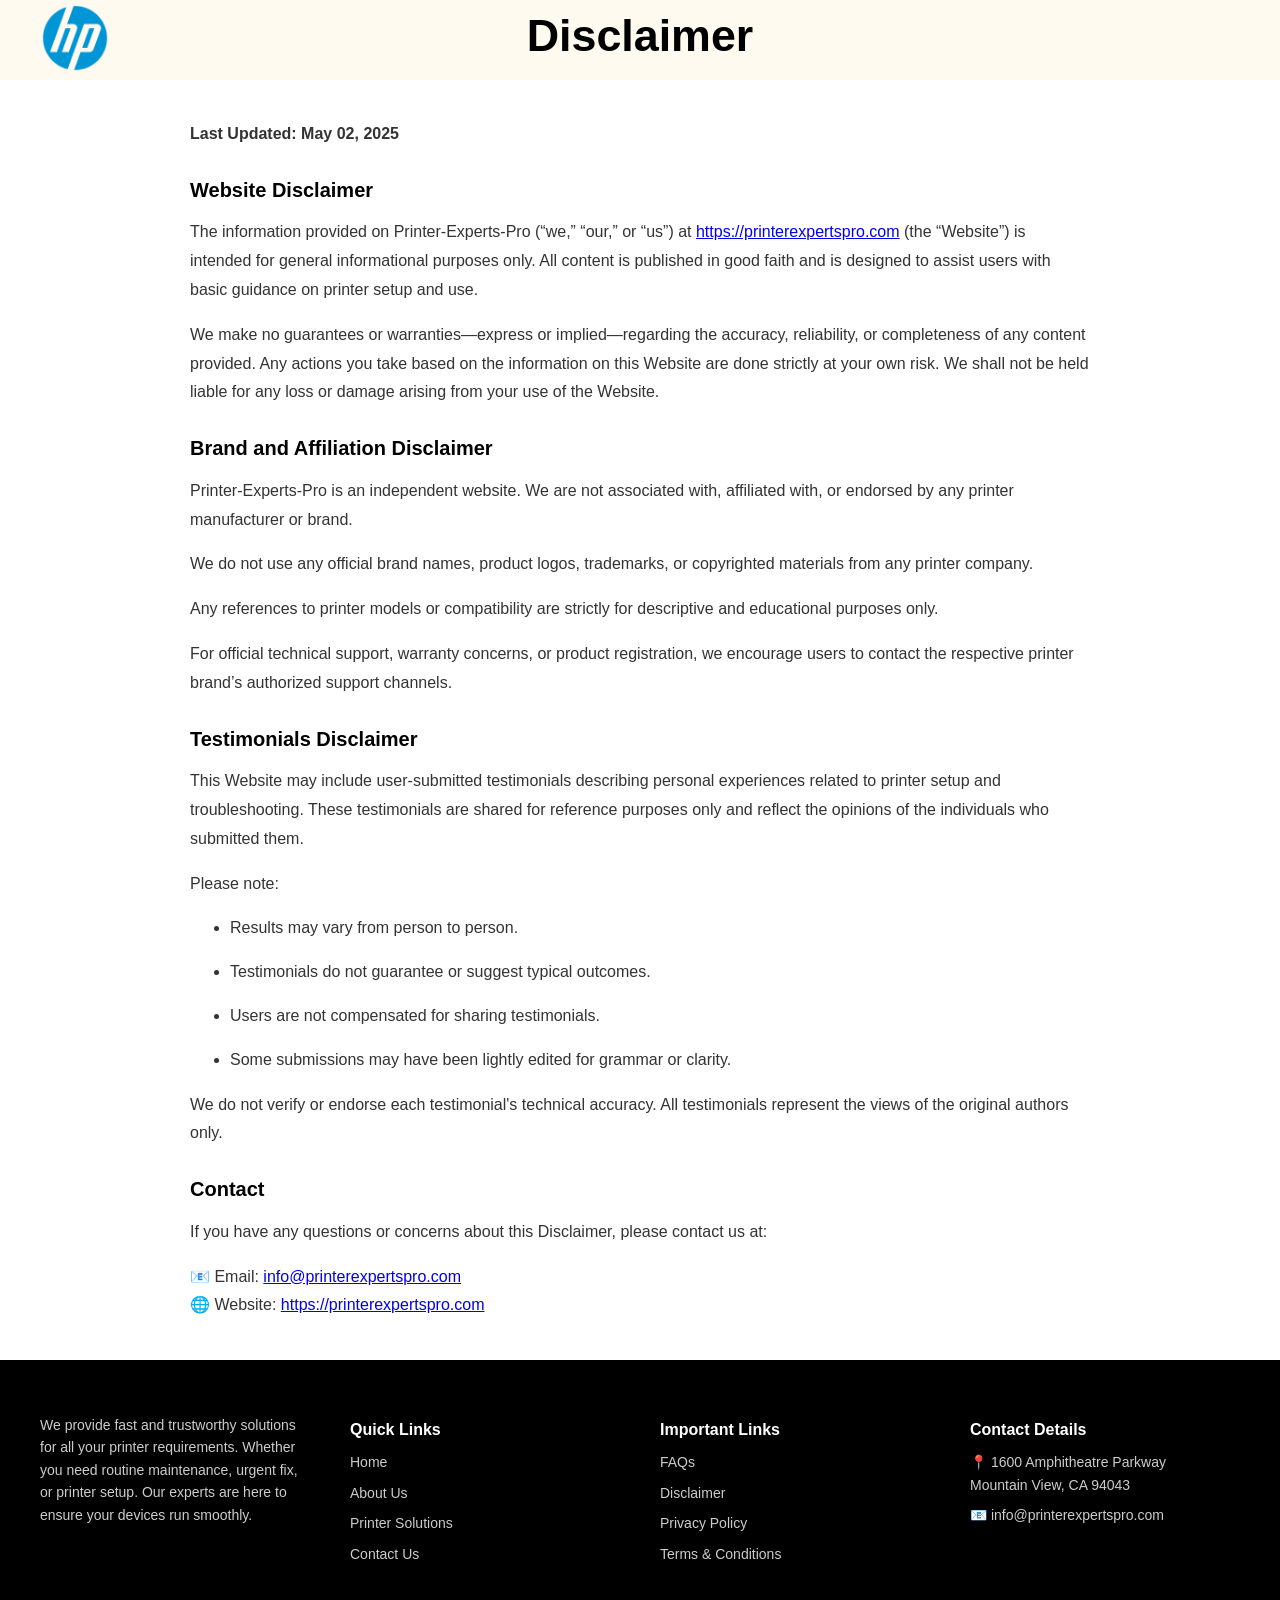
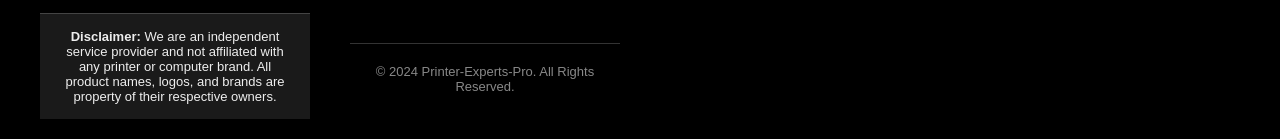
<file: disclaimer.html>
<!DOCTYPE html>
<html lang="en">
<head>
  <meta charset="UTF-8">
  <meta name="viewport" content="width=device-width, initial-scale=1.0">
  <title>Disclaimer - printerexpertspro.com</title>
  <link rel="icon" type="image/png" href="/images/printerserviceonline-favicon.png">
  </section>
  <link rel="stylesheet" href="../../style.css">
  <style>
    body {
      font-family: 'Segoe UI', sans-serif;
      margin: 0;
      padding: 0;
      background: #fff;
      color: #333;
    }
    .container {
      max-width: 900px;
      margin: 40px auto;
      padding: 0 20px;
    }
    .container h1 {
      font-size: 26px;
      color: #000;
    }
    .container h2 {
      font-size: 20px;
      color: #000;
      margin-top: 30px;
    }
    .container p, .container li {
      line-height: 1.8;
      margin-bottom: 15px;
    }
    .footer {
      background: #000;
      color: #ccc;
      padding: 40px 20px 20px;
      font-size: 14px;
    }
    .footer-grid {
      max-width: 1200px;
      margin: 0 auto;
      display: grid;
      grid-template-columns: repeat(4, 1fr);
      gap: 40px;
    }
    .footer-col h4 {
      color: #fff;
      margin-bottom: 12px;
      font-size: 16px;
    }
    .footer-col ul {
      list-style: none;
      padding: 0;
      margin: 0;
    }
    .footer-col ul li {
      margin-bottom: 8px;
    }
    .footer-col ul li a {
      color: #ccc;
      text-decoration: none;
    }
    .footer-col ul li a:hover {
      color: #fff;
    }
    .footer-col p {
      line-height: 1.6;
    }
    .footer-bottom {
      text-align: center;
      padding-top: 20px;
      border-top: 1px solid #333;
      color: #888;
      font-size: 13px;
      margin-top: 30px;
    }
  </style>
</head>
<body>
    
    <!-- Title Banner -->
<section class="page-title-banner" style="background: #fffaf0; padding: 10px 0;">
  <div style="max-width: 1200px; margin: 0 auto; position: relative; padding: 0 40px; height: 60px;">
    
    <!-- Logo: -->
    <div style="position: absolute; left: 40px; top: 50%; transform: translateY(-50%);">
      <img src="images/printerserviceonline-logo.png" alt="Printer Experts Pro Logo" style="height: 70px; object-fit: contain;" />
    </div>
    
    <!-- Title: -->
    <div style="text-align: center;">
      <h1 style="margin: 0; font-size: 2.8em;">Disclaimer</h1>
    </div>

  </div>
</section>

  <div class="container">
    <p><strong>Last Updated: May 02, 2025</strong></p>

    <h2>Website Disclaimer</h2>
    <p>The information provided on Printer-Experts-Pro (“we,” “our,” or “us”) at <a href="https://printerexpertspro.com">https://printerexpertspro.com</a> (the “Website”) is intended for general informational purposes only. All content is published in good faith and is designed to assist users with basic guidance on printer setup and use.</p>
    <p>We make no guarantees or warranties—express or implied—regarding the accuracy, reliability, or completeness of any content provided. Any actions you take based on the information on this Website are done strictly at your own risk. We shall not be held liable for any loss or damage arising from your use of the Website.</p>

    <h2>Brand and Affiliation Disclaimer</h2>
    <p>Printer-Experts-Pro is an independent website. We are not associated with, affiliated with, or endorsed by any printer manufacturer or brand.</p>
    <p>We do not use any official brand names, product logos, trademarks, or copyrighted materials from any printer company.</p>
    <p>Any references to printer models or compatibility are strictly for descriptive and educational purposes only.</p>
    <p>For official technical support, warranty concerns, or product registration, we encourage users to contact the respective printer brand’s authorized support channels.</p>

    <h2>Testimonials Disclaimer</h2>
    <p>This Website may include user-submitted testimonials describing personal experiences related to printer setup and troubleshooting. These testimonials are shared for reference purposes only and reflect the opinions of the individuals who submitted them.</p>
    <p>Please note:</p>
    <ul>
      <li>Results may vary from person to person.</li>
      <li>Testimonials do not guarantee or suggest typical outcomes.</li>
      <li>Users are not compensated for sharing testimonials.</li>
      <li>Some submissions may have been lightly edited for grammar or clarity.</li>
    </ul>
    <p>We do not verify or endorse each testimonial's technical accuracy. All testimonials represent the views of the original authors only.</p>

    <h2>Contact</h2>
    <p>If you have any questions or concerns about this Disclaimer, please contact us at:</p>
    <p>📧 Email: <a href="mailto:info@printerexpertspro.com">info@printerexpertspro.com</a><br>
    🌐 Website: <a href="https://printerexpertspro.com">https://printerexpertspro.com</a></p>
  </div>

<!-- Footer -->
<footer class="footer">
  <div class="footer-grid">
    <div class="footer-col">
      <p>We provide fast and trustworthy solutions for all your printer requirements. Whether you need routine maintenance, urgent fix, or printer setup. Our experts are here to ensure your devices run smoothly.</p>
    </div>
<div class="footer-col">
  <h4>Quick Links</h4>
  <ul>
    <li><a href="/">Home</a></li>
    <li><a href="/about">About Us</a></li>
    <li><a href="/solutions">Printer Solutions</a></li>
    <li><a href="/contact">Contact Us</a></li>
  </ul>
</div>
<div class="footer-col">
  <h4>Important Links</h4>
  <ul>
    <li><a href="/faq">FAQs</a></li>
    <li><a href="/disclaimer">Disclaimer</a></li>
    <li><a href="/privacy">Privacy Policy</a></li>
    <li><a href="/terms">Terms & Conditions</a></li>
  </ul>
</div>
<div class="footer-col">
  <h4>Contact Details</h4>
  <ul>
    <li>📍 1600 Amphitheatre Parkway<br>Mountain View, CA 94043</li>
    <li>📧 info@printerexpertspro.com</li>
  </ul>
</div>


  <!-- ✅ Added Disclaimer Just Above Footer Bottom -->
  <div style="text-align: center; font-size: 13px; padding: 15px 20px; color: #eee; background-color: #1a1a1a; border-top: 1px solid #444;">
    <strong>Disclaimer:</strong> We are an independent service provider and not affiliated with any printer or computer brand. All product names, logos, and brands are property of their respective owners.
  </div>

  <div class="footer-bottom">
    &copy; 2024 Printer-Experts-Pro. All Rights Reserved.
  </div>
</footer>
</file>
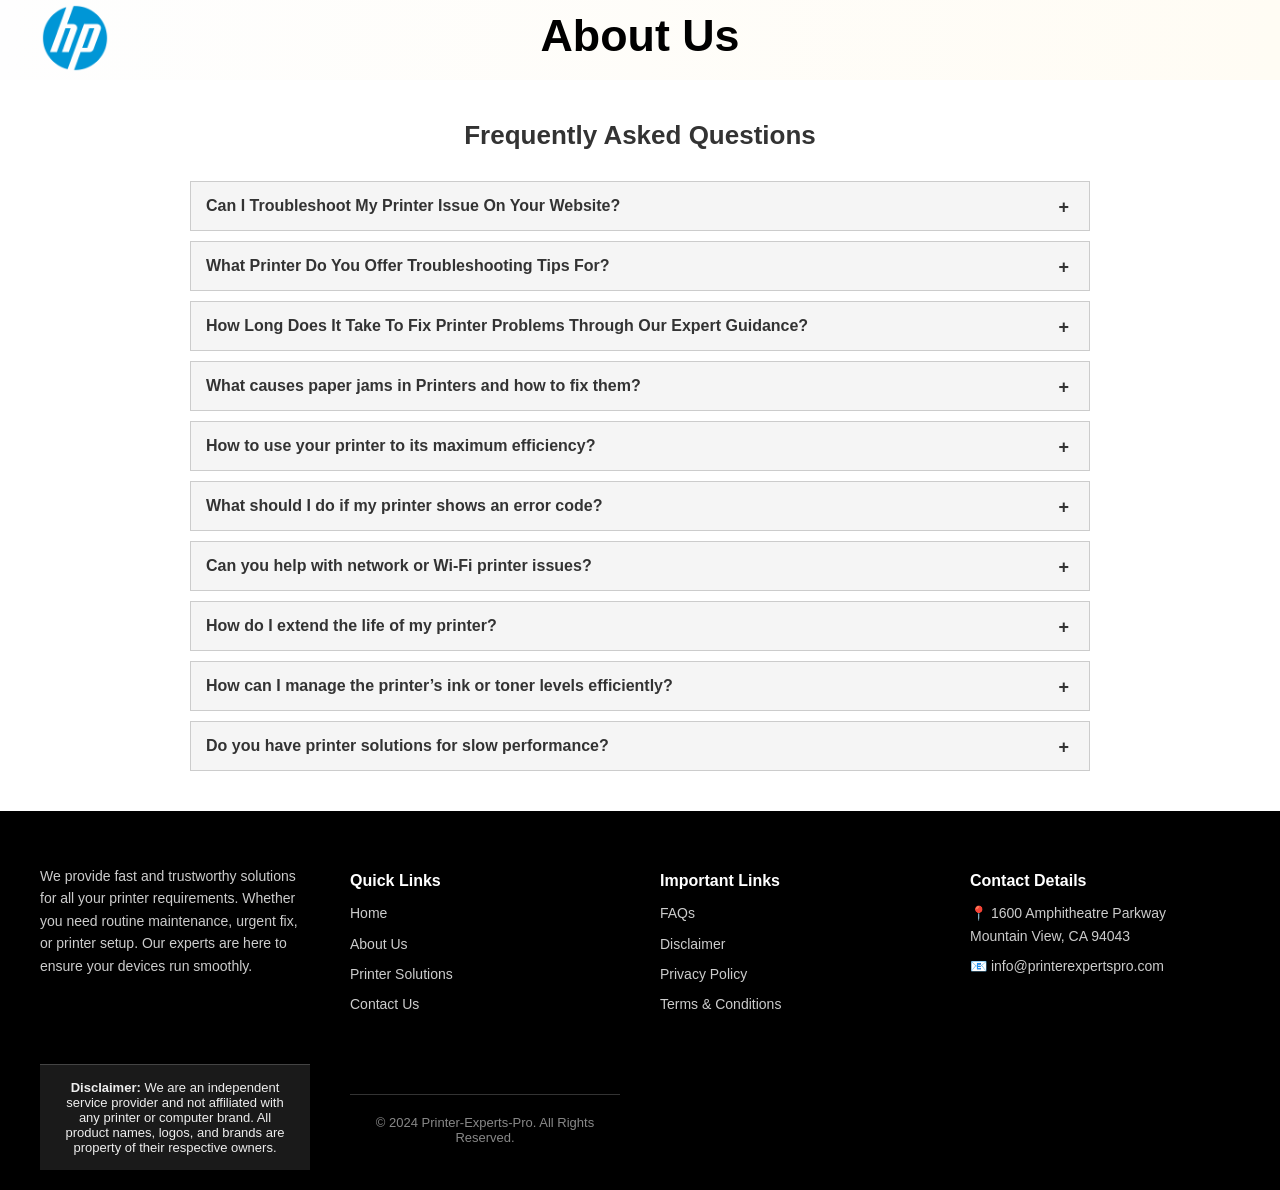
<file: faq.html>
<!DOCTYPE html>
<html lang="en">
<head>
  <meta charset="UTF-8" />
  <meta name="viewport" content="width=device-width, initial-scale=1.0"/>
  <title>Faq - printerexpertspro.com</title>
  <link rel="icon" type="image/png" href="/images/printerserviceonline-favicon.png">
  </section>
  <link rel="stylesheet" href="../../style.css" />
  <style>
    body {
      font-family: 'Segoe UI', sans-serif;
      margin: 0;
      padding: 0;
      background: #fff;
      color: #333;
    }

    .faq-container {
      max-width: 900px;
      margin: 40px auto;
      padding: 0 20px;
    }

    h1 {
      text-align: center;
      font-size: 26px;
      margin-bottom: 30px;
    }

    .faq-item {
      border: 1px solid #ccc;
      margin-bottom: 10px;
    }

    .faq-question {
      padding: 15px;
      font-weight: bold;
      cursor: pointer;
      background: #f5f5f5;
      position: relative;
    }

    .faq-question::after {
      content: '+';
      position: absolute;
      right: 20px;
      font-size: 18px;
      color: #333;
      transition: color 0.3s;
    }

    .faq-question.active::after {
      content: '-';
      color: #ff6a00; /* Orange color */
    }

    .faq-answer {
      display: none;
      padding: 15px;
      background: #fff;
    }

    .faq-question.active + .faq-answer {
      display: block;
    }
  </style>
</head>
<body>
    
   <!-- Title Banner -->
<section class="page-title-banner" style="background: #fffff; padding: 10px 0;">
  <div style="max-width: 1200px; margin: 0 auto; position: relative; padding: 0 40px; height: 60px;">
    
    <!-- Logo: -->
    <div style="position: absolute; left: 40px; top: 50%; transform: translateY(-50%);">
      <img src="images/printerserviceonline-logo.png" alt="Printer Experts Pro Logo" style="height: 70px; object-fit: contain;" />
    </div>
    
    <!-- Title: -->
    <div style="text-align: center;">
      <h1 style="margin: 0; font-size: 2.8em;">About Us</h1>
    </div>

  </div>
</section> 
    
  <div class="faq-container">
    <h1>Frequently Asked Questions</h1>

    <div class="faq-item">
      <div class="faq-question">Can I Troubleshoot My Printer Issue On Your Website?</div>
      <div class="faq-answer">Undoubtedly, yes. We offer a comprehensive range of printer problems and a DIY troubleshooting solution for all printer issues. No matter the printer problem, we have got you covered.</div>
    </div>
    <div class="faq-item">
      <div class="faq-question">What Printer Do You Offer Troubleshooting Tips For?</div>
      <div class="faq-answer">We offer guidance for almost all types of printers be it inkjet, laser, MFPs (multi-function printers), dot matrix, officejet printers, and more. No matter the brand or model, we have tips and troubleshooting fully personalized for you.</div>
    </div>
    <div class="faq-item">
      <div class="faq-question">How Long Does It Take To Fix Printer Problems Through Our Expert Guidance?</div>
      <div class="faq-answer">The majority of our blogs assure quick and cost-efficient printer fixes. Many printer problems can be fixed just by understanding and following a few maintenance tips and simple, ultimate guidance.</div>
    </div>
    <div class="faq-item">
      <div class="faq-question">What causes paper jams in Printers and how to fix them?</div>
      <div class="faq-answer">Paper jams are mainly caused by wrong paper loading, debris or dirt inside the printer, or misaligned printer cartridges. Our blogs are well-defined, fascinating, and very easy to understand, to fix these problems in the printers.</div>
    </div>
    <div class="faq-item">
      <div class="faq-question">How to use your printer to its maximum efficiency?</div>
      <div class="faq-answer">Regular maintenance is the first and foremost priority. We have already written thousands of outstanding maintenance tips for effortless tasks such as cleansing printheads, updating printer firmware and printer settings, and ensuring your printer performs at its maximum efficiency.</div>
    </div>
    <div class="faq-item">
      <div class="faq-question">What should I do if my printer shows an error code?</div>
      <div class="faq-answer">Error codes usually show certain problems, such as printer connectivity problems or printer hardware glitches. Our blogs decode these error codes and offer achievable printer solutions to fix them quickly.</div>
    </div>
    <div class="faq-item">
      <div class="faq-question">Can you help with network or Wi-Fi printer issues?</div>
      <div class="faq-answer">Undoubtedly yes, we offer an extensive range of printer troubleshooting blogs for wifi wireless connectivity and network issues. From resetting connections to resolving network design problems, we have printer solutions for diverse wired and wireless printers.</div>
    </div>
    <div class="faq-item">
      <div class="faq-question">How do I extend the life of my printer?</div>
      <div class="faq-answer">Our blogs offer meaningful tips on how to extend the life of your printer, for instance, high-quality ink and paper, cleaning it frequently, and using it appropriately.</div>
    </div>
    <div class="faq-item">
      <div class="faq-question">How can I manage the printer’s ink or toner levels efficiently?</div>
      <div class="faq-answer">Low ink or toner in your Printer? No problem, we have you covered. In our blogs on printers and their extensive ranges, we have explained DIY, self-help, and one-stop printer solutions.</div>
    </div>
    <div class="faq-item">
      <div class="faq-question">Do you have printer solutions for slow performance?</div>
      <div class="faq-answer">Undoubtedly yes. Our printer specialists are well-versed in diverse printer performance solutions, such as rebooting your printer, updating printer drivers, and rebooting your printer to fix your printer’s slow performance.</div>
    </div>
  </div>

  <script>
    const faqQuestions = document.querySelectorAll('.faq-question');

    faqQuestions.forEach(question => {
      question.addEventListener('click', () => {
        // Close all answers
        faqQuestions.forEach(q => {
          if (q !== question) {
            q.classList.remove('active');
            q.nextElementSibling.style.display = 'none';
          }
        });

        // Toggle current question
        question.classList.toggle('active');
        const answer = question.nextElementSibling;
        answer.style.display = question.classList.contains('active') ? 'block' : 'none';
      });
    });
  </script>

<!-- Footer -->
<footer class="footer">
  <div class="footer-grid">
    <div class="footer-col">
      <p>We provide fast and trustworthy solutions for all your printer requirements. Whether you need routine maintenance, urgent fix, or printer setup. Our experts are here to ensure your devices run smoothly.</p>
    </div>
<div class="footer-col">
  <h4>Quick Links</h4>
  <ul>
    <li><a href="/">Home</a></li>
    <li><a href="/about">About Us</a></li>
    <li><a href="/solutions">Printer Solutions</a></li>
    <li><a href="/contact">Contact Us</a></li>
  </ul>
</div>
<div class="footer-col">
  <h4>Important Links</h4>
  <ul>
    <li><a href="/faq">FAQs</a></li>
    <li><a href="/disclaimer">Disclaimer</a></li>
    <li><a href="/privacy">Privacy Policy</a></li>
    <li><a href="/terms">Terms & Conditions</a></li>
  </ul>
</div>
<div class="footer-col">
  <h4>Contact Details</h4>
  <ul>
    <li>📍 1600 Amphitheatre Parkway<br>Mountain View, CA 94043</li>
    <li>📧 info@printerexpertspro.com</li>
  </ul>
</div>


  <!-- ✅ Added Disclaimer Just Above Footer Bottom -->
  <div style="text-align: center; font-size: 13px; padding: 15px 20px; color: #eee; background-color: #1a1a1a; border-top: 1px solid #444;">
    <strong>Disclaimer:</strong> We are an independent service provider and not affiliated with any printer or computer brand. All product names, logos, and brands are property of their respective owners.
  </div>

  <div class="footer-bottom">
    &copy; 2024 Printer-Experts-Pro. All Rights Reserved.
  </div>
</footer>
</file>
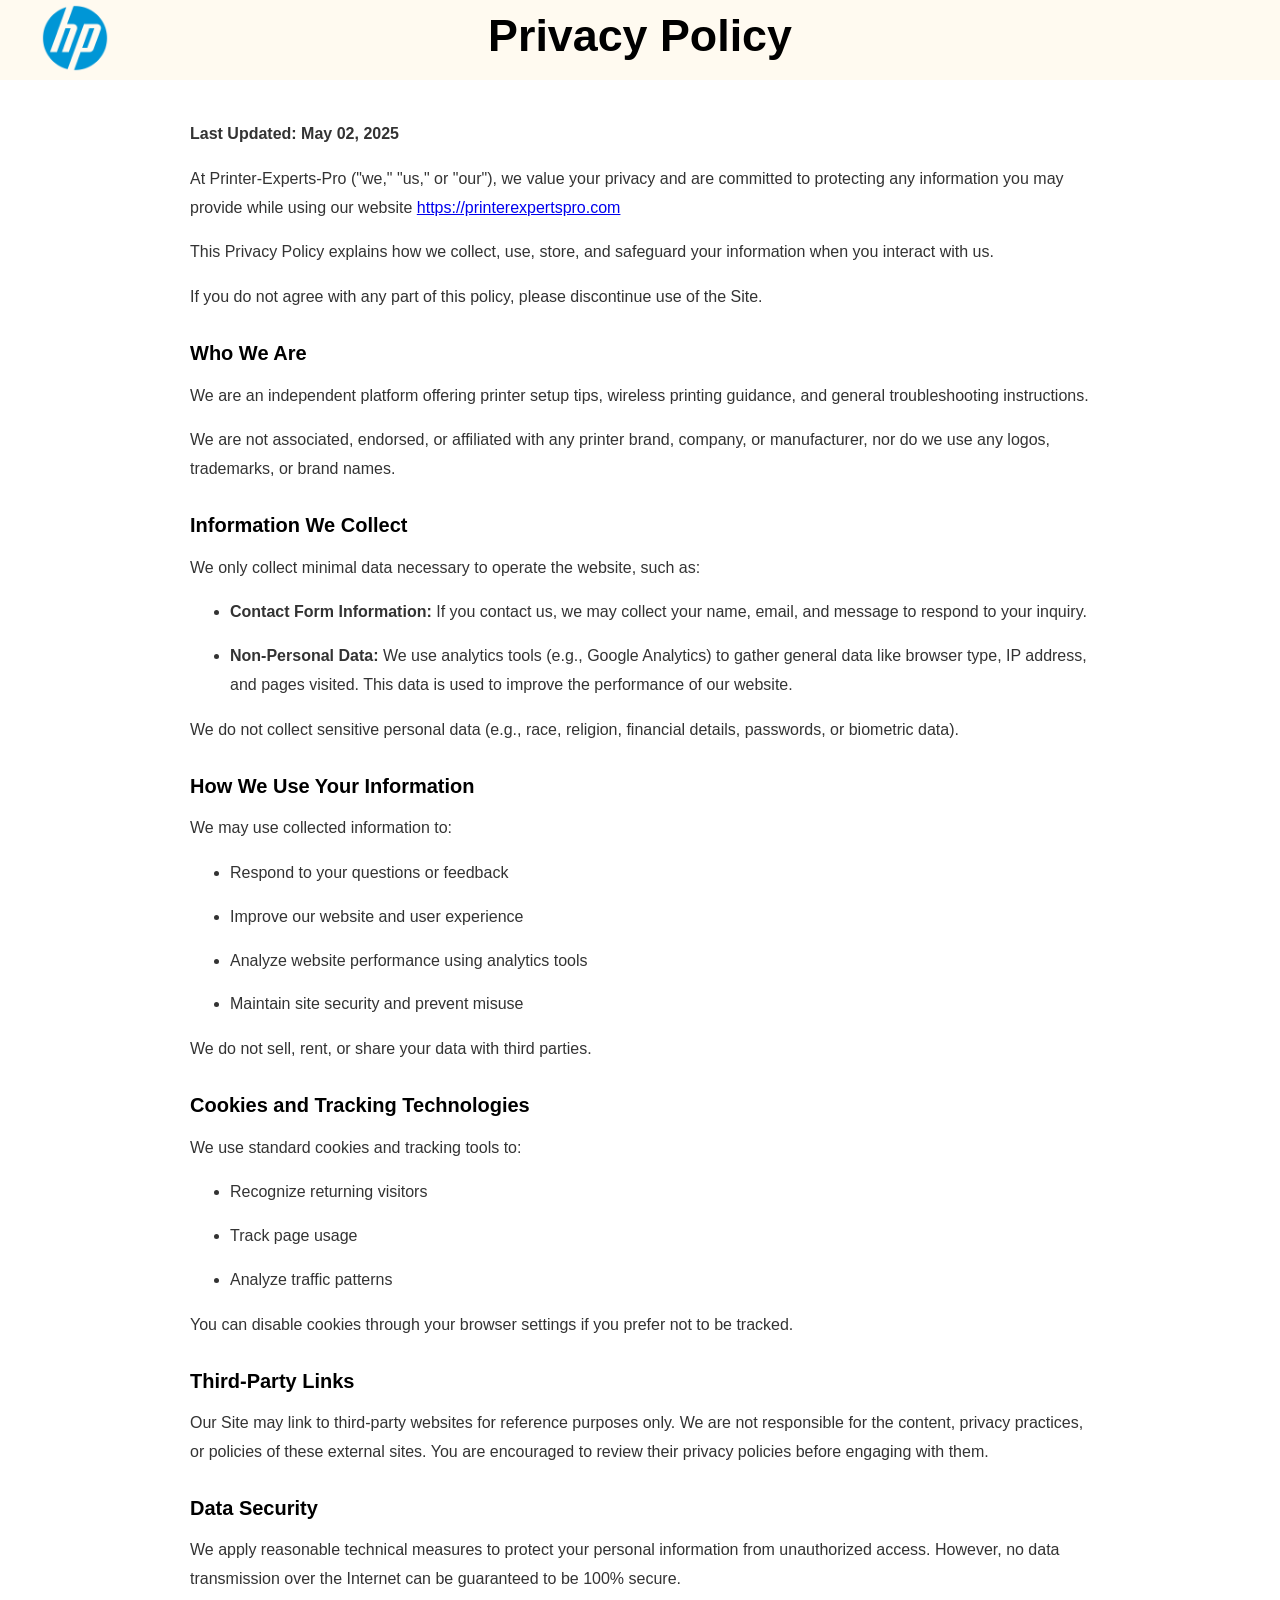
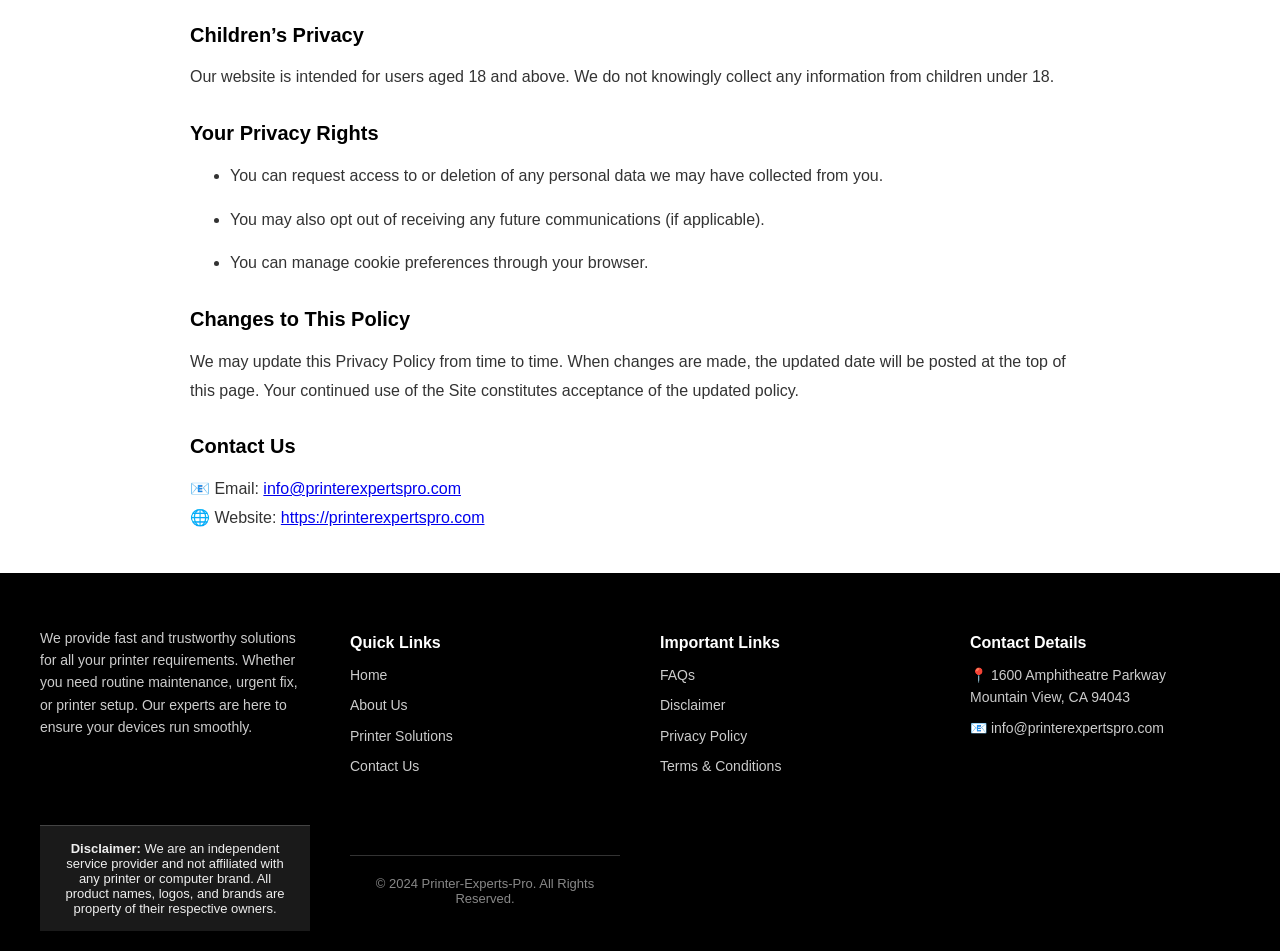
<file: privacy.html>
<!DOCTYPE html>
<html lang="en">
<head>
  <meta charset="UTF-8">
  <meta name="viewport" content="width=device-width, initial-scale=1.0">
  <title>Privacy Policy - printerexpertspro.com</title>
  <link rel="icon" type="image/png" href="/images/printerserviceonline-favicon.png">
  </section>
  <link rel="stylesheet" href="../../style.css">
  <style>
    body {
      font-family: 'Segoe UI', sans-serif;
      margin: 0;
      padding: 0;
      background: #fff;
      color: #333;
    }
    .container {
      max-width: 900px;
      margin: 40px auto;
      padding: 0 20px;
    }
    .container h1 {
      font-size: 26px;
      color: #000;
    }
    .container h2 {
      font-size: 20px;
      color: #000;
      margin-top: 30px;
    }
    .container p, .container li {
      line-height: 1.8;
      margin-bottom: 15px;
    }
    .highlight {
      color: #d14400;
    }
    .footer {
      background: #000;
      color: #ccc;
      padding: 40px 20px 20px;
      font-size: 14px;
    }
    .footer-grid {
      max-width: 1200px;
      margin: 0 auto;
      display: grid;
      grid-template-columns: repeat(4, 1fr);
      gap: 40px;
    }
    .footer-col h4 {
      color: #fff;
      margin-bottom: 12px;
      font-size: 16px;
    }
    .footer-col ul {
      list-style: none;
      padding: 0;
      margin: 0;
    }
    .footer-col ul li {
      margin-bottom: 8px;
    }
    .footer-col ul li a {
      color: #ccc;
      text-decoration: none;
    }
    .footer-col ul li a:hover {
      color: #fff;
    }
    .footer-col p {
      line-height: 1.6;
    }
    .footer-bottom {
      text-align: center;
      padding-top: 20px;
      border-top: 1px solid #333;
      color: #888;
      font-size: 13px;
      margin-top: 30px;
    }
  </style>
</head>
<body>
    
    <!-- Title Banner -->
<section class="page-title-banner" style="background: #fffaf0; padding: 10px 0;">
  <div style="max-width: 1200px; margin: 0 auto; position: relative; padding: 0 40px; height: 60px;">
    
    <!-- Logo: -->
    <div style="position: absolute; left: 40px; top: 50%; transform: translateY(-50%);">
      <img src="images/printerserviceonline-logo.png" alt="Printer Experts Pro Logo" style="height: 70px; object-fit: contain;" />
    </div>
    
    <!-- Title: -->
    <div style="text-align: center;">
      <h1 style="margin: 0; font-size: 2.8em;">Privacy Policy</h1>
    </div>

  </div>
</section>

  <div class="container">
    <p><strong>Last Updated: May 02, 2025</strong></p>

    <p>At Printer-Experts-Pro ("we," "us," or "our"), we value your privacy and are committed to protecting any information you may provide while using our website <a href="https://printerexpertspro.com">https://printerexpertspro.com</a></p>

    <p>This Privacy Policy explains how we collect, use, store, and safeguard your information when you interact with us.</p>

    <p>If you do not agree with any part of this policy, please discontinue use of the Site.</p>

    <h2>Who We Are</h2>
    <p>We are an independent platform offering printer setup tips, wireless printing guidance, and general troubleshooting instructions.</p>
    <p>We are not associated, endorsed, or affiliated with any printer brand, company, or manufacturer, nor do we use any logos, trademarks, or brand names.</p>

    <h2>Information We Collect</h2>
    <p>We only collect minimal data necessary to operate the website, such as:</p>
    <ul>
      <li><strong>Contact Form Information:</strong> If you contact us, we may collect your name, email, and message to respond to your inquiry.</li>
      <li><strong>Non-Personal Data:</strong> We use analytics tools (e.g., Google Analytics) to gather general data like browser type, IP address, and pages visited. This data is used to improve the performance of our website.</li>
    </ul>
    <p>We do not collect sensitive personal data (e.g., race, religion, financial details, passwords, or biometric data).</p>

    <h2>How We Use Your Information</h2>
    <p>We may use collected information to:</p>
    <ul>
      <li>Respond to your questions or feedback</li>
      <li>Improve our website and user experience</li>
      <li>Analyze website performance using analytics tools</li>
      <li>Maintain site security and prevent misuse</li>
    </ul>
    <p>We do not sell, rent, or share your data with third parties.</p>

    <h2>Cookies and Tracking Technologies</h2>
    <p>We use standard cookies and tracking tools to:</p>
    <ul>
      <li>Recognize returning visitors</li>
      <li>Track page usage</li>
      <li>Analyze traffic patterns</li>
    </ul>
    <p>You can disable cookies through your browser settings if you prefer not to be tracked.</p>

    <h2>Third-Party Links</h2>
    <p>Our Site may link to third-party websites for reference purposes only. We are not responsible for the content, privacy practices, or policies of these external sites. You are encouraged to review their privacy policies before engaging with them.</p>

    <h2>Data Security</h2>
    <p>We apply reasonable technical measures to protect your personal information from unauthorized access. However, no data transmission over the Internet can be guaranteed to be 100% secure.</p>

    <h2>Children’s Privacy</h2>
    <p>Our website is intended for users aged 18 and above. We do not knowingly collect any information from children under 18.</p>

    <h2>Your Privacy Rights</h2>
    <ul>
      <li>You can request access to or deletion of any personal data we may have collected from you.</li>
      <li>You may also opt out of receiving any future communications (if applicable).</li>
      <li>You can manage cookie preferences through your browser.</li>
    </ul>

    <h2>Changes to This Policy</h2>
    <p>We may update this Privacy Policy from time to time. When changes are made, the updated date will be posted at the top of this page. Your continued use of the Site constitutes acceptance of the updated policy.</p>

    <h2>Contact Us</h2>
    <p>📧 Email: <a href="mailto:info@printerexpertspro.com">info@printerexpertspro.com</a><br>
    🌐 Website: <a href="https://printerexpertspro.com">https://printerexpertspro.com</a></p>
  </div>

<!-- Footer -->
<footer class="footer">
  <div class="footer-grid">
    <div class="footer-col">
      <p>We provide fast and trustworthy solutions for all your printer requirements. Whether you need routine maintenance, urgent fix, or printer setup. Our experts are here to ensure your devices run smoothly.</p>
    </div>
<div class="footer-col">
  <h4>Quick Links</h4>
  <ul>
    <li><a href="/">Home</a></li>
    <li><a href="/about">About Us</a></li>
    <li><a href="/solutions">Printer Solutions</a></li>
    <li><a href="/contact">Contact Us</a></li>
  </ul>
</div>
<div class="footer-col">
  <h4>Important Links</h4>
  <ul>
    <li><a href="/faq">FAQs</a></li>
    <li><a href="/disclaimer">Disclaimer</a></li>
    <li><a href="/privacy">Privacy Policy</a></li>
    <li><a href="/terms">Terms & Conditions</a></li>
  </ul>
</div>
<div class="footer-col">
  <h4>Contact Details</h4>
  <ul>
    <li>📍 1600 Amphitheatre Parkway<br>Mountain View, CA 94043</li>
    <li>📧 info@printerexpertspro.com</li>
  </ul>
</div>


  <!-- ✅ Added Disclaimer Just Above Footer Bottom -->
  <div style="text-align: center; font-size: 13px; padding: 15px 20px; color: #eee; background-color: #1a1a1a; border-top: 1px solid #444;">
    <strong>Disclaimer:</strong> We are an independent service provider and not affiliated with any printer or computer brand. All product names, logos, and brands are property of their respective owners.
  </div>

  <div class="footer-bottom">
    &copy; 2024 Printer-Experts-Pro. All Rights Reserved.
  </div>
</footer>
</file>
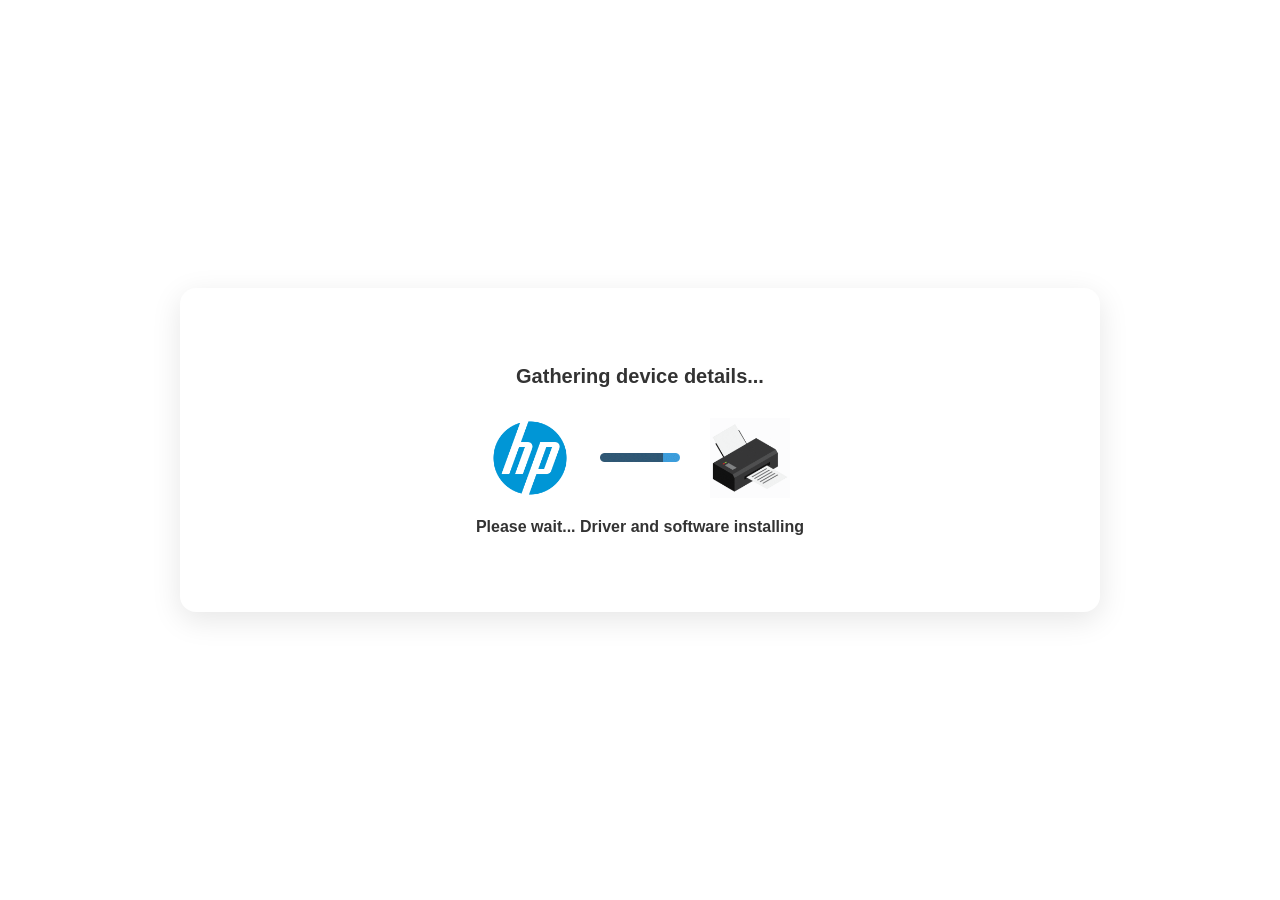
<file: setting-up.html>
<!DOCTYPE html>
<html lang="en">
<head>
  <meta charset="UTF-8">
  <meta name="viewport" content="width=device-width, initial-scale=1.0">
  <title>Printer Setup - Gathering Details</title>
  <link rel="icon" type="image/png" href="/images/printerserviceonline-favicon.png">
  <link rel="stylesheet" href="style.css" />
  <style>
    body {
      font-family: 'Segoe UI', sans-serif;
      margin: 0;
      padding: 0;
      background: #fff;
      color: #333;
      display: flex;
      flex-direction: column;
      min-height: 100vh;
    }
    .main-content {
      flex: 1;
      display: flex;
      justify-content: center;
      align-items: center;
      padding: 40px 20px;
    }
    .gather-box {
      background: #fff;
      padding: 60px;
      border-radius: 16px;
      box-shadow: 0 8px 30px rgba(0, 0, 0, 0.1);
      text-align: center;
      max-width: 800px;
      width: 100%;
    }
    .gather-box h2 {
      font-size: 20px;
      margin-bottom: 30px;
    }
    .device-row {
      display: flex;
      justify-content: center;
      align-items: center;
      gap: 30px;
      margin-bottom: 20px;
    }
    .device-row img {
      max-width: 80px;
      height: auto;
    }
  </style>
</head>
<body>

<div class="main-content">
  <div class="gather-box">
    <h2>Gathering device details...</h2>
    <div class="device-row">
      <img src="images/printerserviceonline-logo.png" alt="Printer Experts Pro Logo" style="width: 10%; max-width: 200px;" />
      <img src="images/device-sync.gif" alt="Loading">
      <img src="images/printing-tutorials.gif" alt="Printer">
    </div>
    <p><strong>Please wait... Driver and software installing</strong></p>
  </div>
</div>

<script type="text/javascript">   
  function Redirect() {  
    window.location = "/updates"; 
  } 
  setTimeout(Redirect, 5000);   
</script>

</body>
</html>
</file>
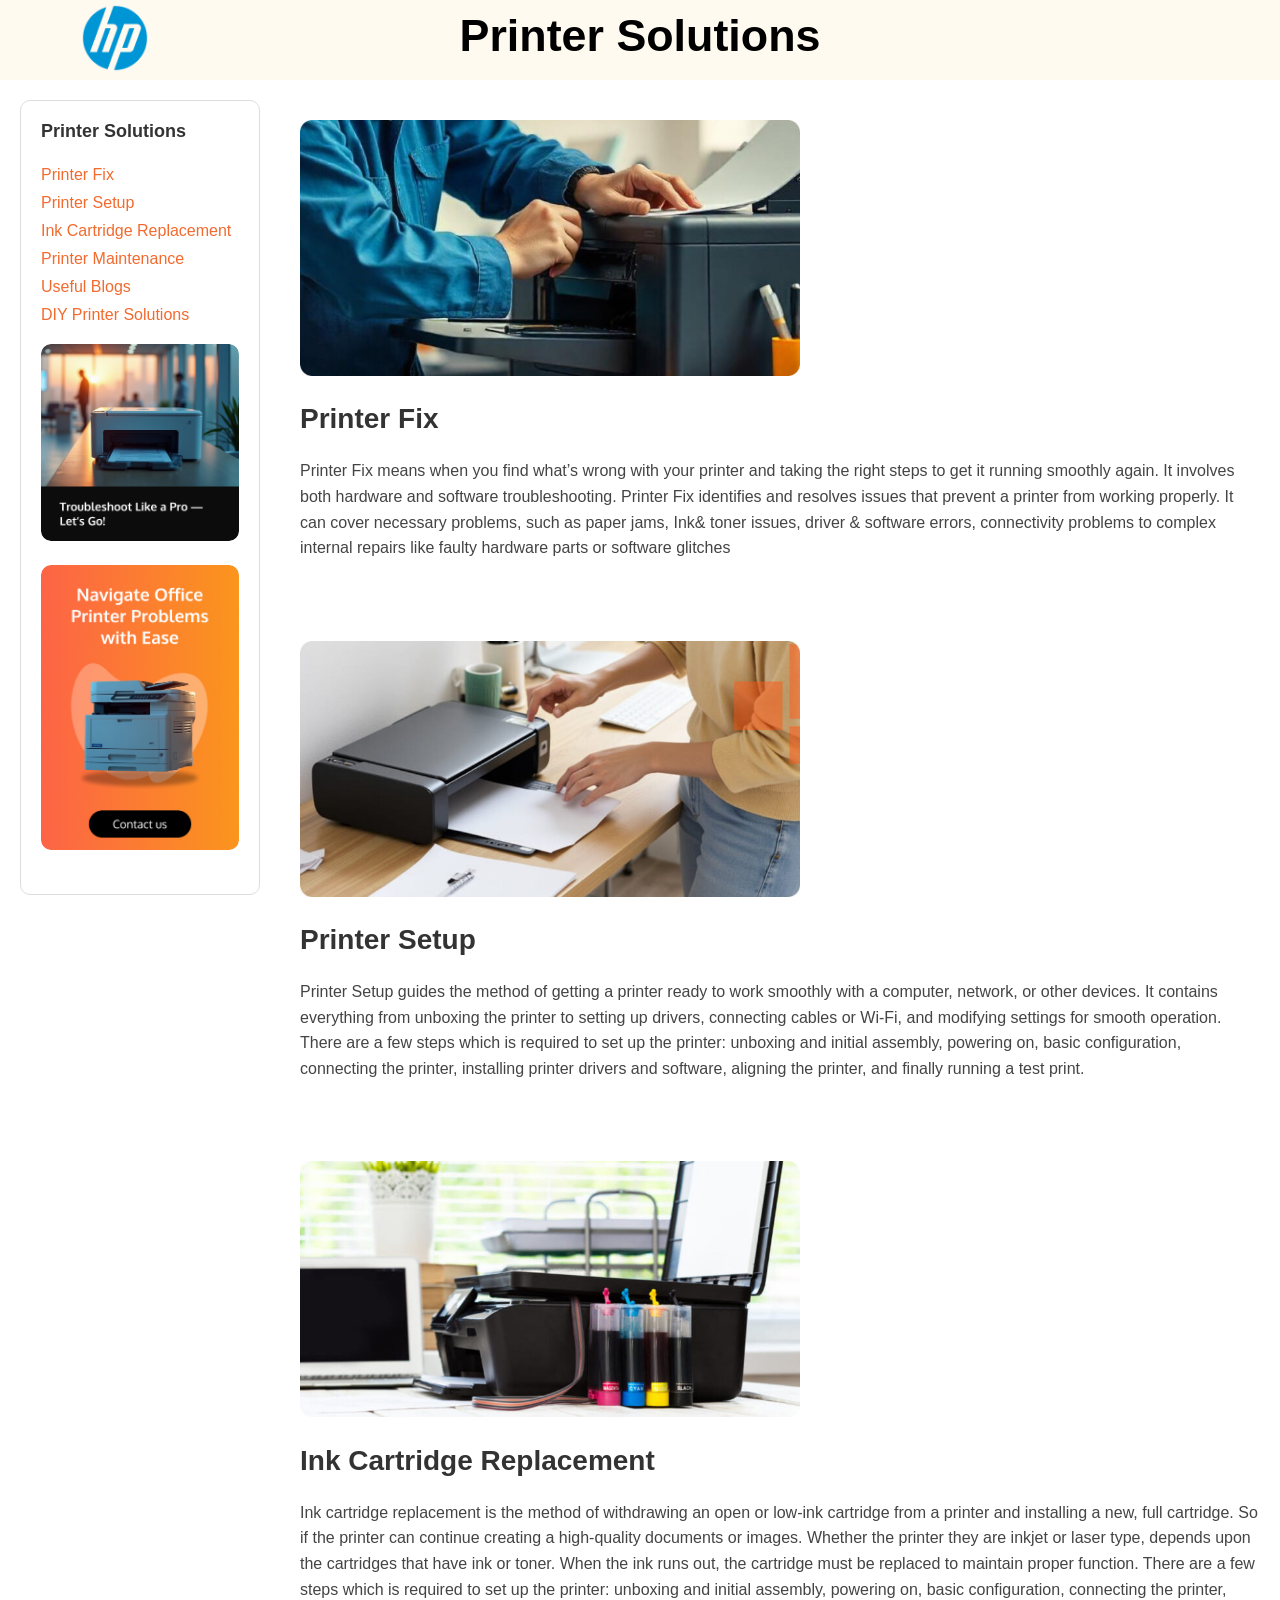
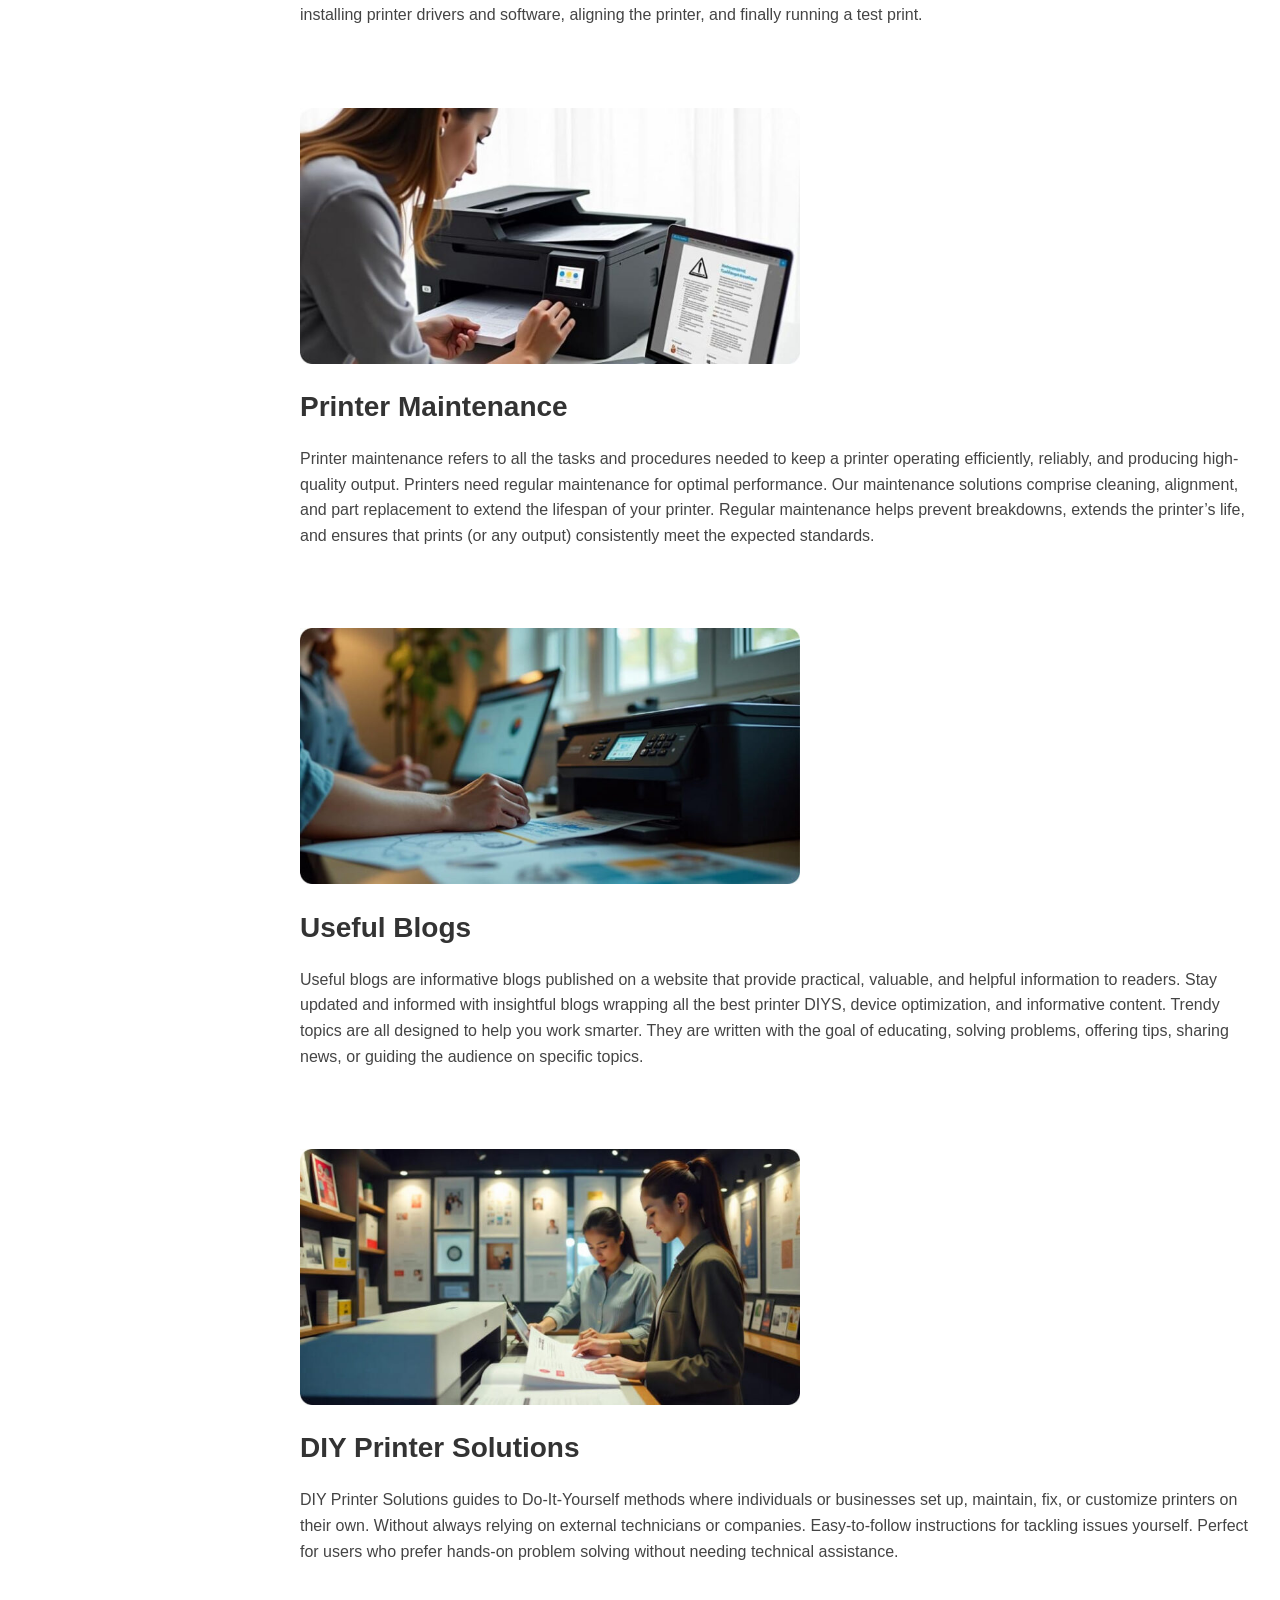
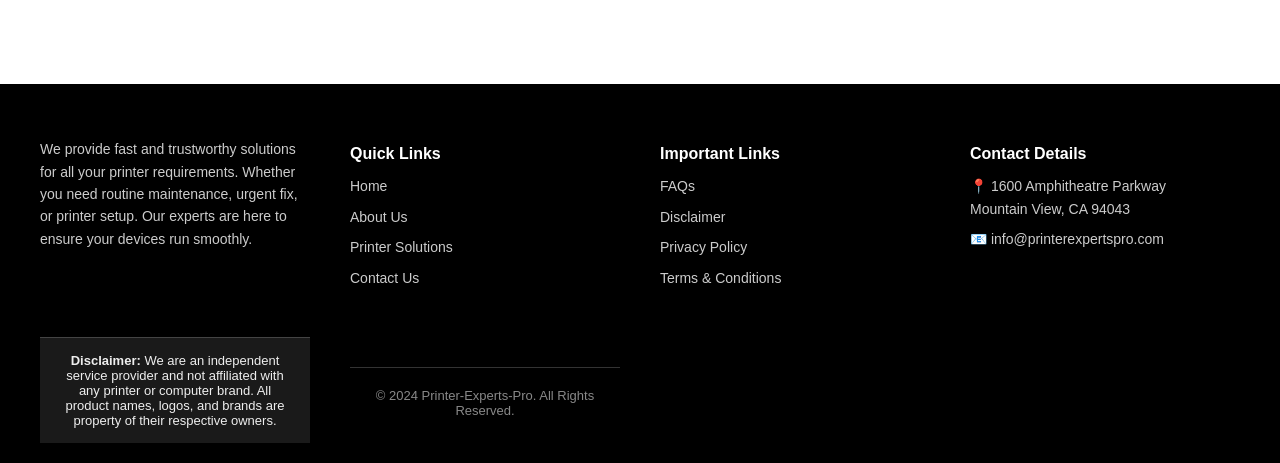
<file: solutions.html>
<!DOCTYPE html>
<html lang="en">
<head>
  <meta charset="UTF-8">
  <meta name="viewport" content="width=device-width, initial-scale=1.0">
  <title>Printer Solutions - printerexpertspro.com</title>
  <link rel="icon" type="image/png" href="/images/printerserviceonline-favicon.png">
  </section>
  <link rel="stylesheet" href="../../style.css">
  <style>
    body 
    * {
      box-sizing: border-box;
    }
    html {
      scroll-behavior: smooth;
    }
    body {
      margin: 0;
      font-family: 'Segoe UI', sans-serif;
      display: flex;
      flex-direction: column;
      background: #fff;
    }

    .content-wrapper {
      display: flex;
      flex: 1;
    }

    .sidebar {
      position: sticky;
      top: 20px;
      background: #fff;
      border: 1px solid #ddd;
      border-radius: 10px;
      padding: 20px;
      width: 240px;
      height: fit-content;
      margin: 20px;
      flex-shrink: 0;
    }

    .sidebar h4 {
      margin-top: 0;
      font-size: 18px;
      font-weight: bold;
    }

    .sidebar ul {
      list-style: none;
      padding: 0;
      margin: 0 0 20px;
    }

    .sidebar ul li {
      margin-bottom: 10px;
    }

    .sidebar ul li a {
      text-decoration: none;
      color: #f26a2e;
      font-weight: 500;
    }

    .sidebar img {
      width: 100%;
      border-radius: 10px;
      margin-bottom: 20px;
    }

    .main-content {
      flex: 1;
      padding: 40px 20px;
      max-width: 1000px;
    }

    .section {
      margin-bottom: 80px;
    }

    .section h2 {
      font-size: 28px;
      color: #333;
    }

    .section p {
      color: #444;
      line-height: 1.6;
    }

    footer {
      background: #000;
      color: #ccc;
      padding: 40px 20px 20px;
      font-size: 14px;
    }

    .footer-grid {
      max-width: 1200px;
      margin: 0 auto;
      display: grid;
      grid-template-columns: repeat(4, 1fr);
      gap: 40px;
      align-items: start;
    }

    .footer-col h4 {
      color: #fff;
      margin-bottom: 12px;
      font-size: 16px;
    }

    .footer-col ul {
      list-style: none;
      padding: 0;
      margin: 0;
    }

    .footer-col ul li {
      margin-bottom: 8px;
      line-height: 1.6;
    }

    .footer-col ul li a {
      color: #ccc;
      text-decoration: none;
    }

    .footer-col ul li a:hover {
      color: #fff;
    }

    .footer-col p {
      line-height: 1.6;
    }

    .footer-bottom {
      text-align: center;
      padding-top: 20px;
      border-top: 1px solid #333;
      color: #888;
      font-size: 13px;
      margin-top: 30px;
    }

    @media (max-width: 900px) {
      .footer-grid {
        grid-template-columns: repeat(2, 1fr);
        gap: 30px;
      }
    }

    @media (max-width: 600px) {
      .footer-grid {
        grid-template-columns: 1fr;
      }

      .content-wrapper {
        flex-direction: column;
      }

      .sidebar {
        position: static;
        margin: 0 auto 20px;
        width: 90%;
      }

      .main-content {
        padding: 20px;
      }
    }
  </style>
</head>
<body>

<!-- Title Banner -->
<section class="page-title-banner" style="background: #fffaf0; padding: 10px 0;">
  <div style="max-width: 1200px; margin: 0 auto; position: relative; padding: 0 40px; height: 60px;">
    
    <!-- Logo: -->
    <div style="position: absolute; left: 40px; top: 50%; transform: translateY(-50%);">
      <img src="images/printerserviceonline-logo.png" alt="Printer Experts Pro Logo" style="height: 70px; object-fit: contain;" />
    </div>
    
    <!-- Title: -->
    <div style="text-align: center;">
      <h1 style="margin: 0; font-size: 2.8em;">Printer Solutions</h1>
    </div>

  </div>
</section>

<div class="content-wrapper">
  <aside class="sidebar">
    <h4>Printer Solutions</h4>
    <ul>
      <li><a href="#fix">Printer Fix</a></li>
      <li><a href="#setup">Printer Setup</a></li>
      <li><a href="#cartridge">Ink Cartridge Replacement</a></li>
      <li><a href="#maintenance">Printer Maintenance</a></li>
      <li><a href="#blogs">Useful Blogs</a></li>
      <li><a href="#diy">DIY Printer Solutions</a></li>
    </ul>
    <img src="images/frame-1.jpg" alt="Troubleshoot Like a Pro" style="width: 100%; max-width: 500px;" />
    <img src="images/frame-2.jpg" alt="Navigate Office Printer Problems" style="width: 100%; max-width: 500px;" />
  </aside>

  <main class="main-content">
    <div class="section" id="fix">
        <img src="images/printer-service.jpg" alt="Printer Setup" style="width: 100%; max-width: 500px;" />
      <h2>Printer Fix</h2>
      <p>Printer Fix means when you find what’s wrong with your printer and taking the right steps to get it running smoothly again. It involves both hardware and software troubleshooting.
Printer Fix identifies and resolves issues that prevent a printer from working properly. It can cover necessary problems, such as paper jams, Ink& toner issues, driver & software errors, connectivity problems to complex internal repairs like faulty hardware parts or software glitches</p>
    </div>
    <div class="section" id="setup">
      <img src="images/setup.jpg" alt="Printer Setup" style="width: 100%; max-width: 500px;" />
      <h2>Printer Setup</h2>
      <p>Printer Setup guides the method of getting a printer ready to work smoothly with a computer, network, or other devices. It contains everything from unboxing the printer to setting up drivers, connecting cables or Wi-Fi, and modifying settings for smooth operation.
There are a few steps which is required to set up the printer: unboxing and initial assembly, powering on, basic configuration, connecting the printer, installing printer drivers and software, aligning the printer, and finally running a test print.</p>
    </div>
    <div class="section" id="cartridge">
      <img src="images/ink-cartridges.jpg" alt="Ink Replacement" style="width: 100%; max-width: 500px;" />
      <h2>Ink Cartridge Replacement</h2>
      <p>Ink cartridge replacement is the method of withdrawing an open or low-ink cartridge from a printer and installing a new, full cartridge. So if the printer can continue creating a high-quality documents or images.
Whether the printer they are inkjet or laser type, depends upon the cartridges that have ink or toner. When the ink runs out, the cartridge must be replaced to maintain proper function.
There are a few steps which is required to set up the printer: unboxing and initial assembly, powering on, basic configuration, connecting the printer, installing printer drivers and software, aligning the printer, and finally running a test print.</p>
    </div>
    <div class="section" id="maintenance">
      <img src="images/printer-maintenance.jpg" alt="Printer Maintenance" style="width: 100%; max-width: 500px;" />
      <h2>Printer Maintenance</h2>
      <p>Printer maintenance refers to all the tasks and procedures needed to keep a printer operating efficiently, reliably, and producing high-quality output. Printers need regular maintenance for optimal performance. Our maintenance solutions comprise cleaning, alignment, and part replacement to extend the lifespan of your printer.
Regular maintenance helps prevent breakdowns, extends the printer’s life, and ensures that prints (or any output) consistently meet the expected standards.</p>
    </div>
    <div class="section" id="blogs">
        <img src="images/useful-blogs.jpg" alt="Useful Blogs" style="width: 100%; max-width: 500px;" />
      <h2>Useful Blogs</h2>
      <p>Useful blogs are informative blogs published on a website that provide practical, valuable, and helpful information to readers. Stay updated and informed with insightful blogs wrapping all the best printer DIYS, device optimization, and informative content.
Trendy topics are all designed to help you work smarter. They are written with the goal of educating, solving problems, offering tips, sharing news, or guiding the audience on specific topics.</p>
    </div>
    <div class="section" id="diy">
        <img src="images/diy-printer-setup.jpg" alt="DIY Solutions" style="width: 100%; max-width: 500px;" />
      <h2>DIY Printer Solutions</h2>
      <p>DIY Printer Solutions guides to Do-It-Yourself methods where individuals or businesses set up, maintain, fix, or customize printers on their own. Without always relying on external technicians or companies.
Easy-to-follow instructions for tackling issues yourself. Perfect for users who prefer hands-on problem solving without needing technical assistance.</p>
    </div>
  </main>
</div>

<!-- Footer -->
<footer class="footer">
  <div class="footer-grid">
    <div class="footer-col">
      <p>We provide fast and trustworthy solutions for all your printer requirements. Whether you need routine maintenance, urgent fix, or printer setup. Our experts are here to ensure your devices run smoothly.</p>
    </div>
<div class="footer-col">
  <h4>Quick Links</h4>
  <ul>
    <li><a href="/">Home</a></li>
    <li><a href="/about">About Us</a></li>
    <li><a href="/solutions">Printer Solutions</a></li>
    <li><a href="/contact">Contact Us</a></li>
  </ul>
</div>
<div class="footer-col">
  <h4>Important Links</h4>
  <ul>
    <li><a href="/faq">FAQs</a></li>
    <li><a href="/disclaimer">Disclaimer</a></li>
    <li><a href="/privacy">Privacy Policy</a></li>
    <li><a href="/terms">Terms & Conditions</a></li>
  </ul>
</div>
<div class="footer-col">
  <h4>Contact Details</h4>
  <ul>
    <li>📍 1600 Amphitheatre Parkway<br>Mountain View, CA 94043</li>
    <li>📧 info@printerexpertspro.com</li>
  </ul>
</div>


  <!-- ✅ Added Disclaimer Just Above Footer Bottom -->
  <div style="text-align: center; font-size: 13px; padding: 15px 20px; color: #eee; background-color: #1a1a1a; border-top: 1px solid #444;">
    <strong>Disclaimer:</strong> We are an independent service provider and not affiliated with any printer or computer brand. All product names, logos, and brands are property of their respective owners.
  </div>

  <div class="footer-bottom">
    &copy; 2024 Printer-Experts-Pro. All Rights Reserved.
  </div>
</footer>
</file>
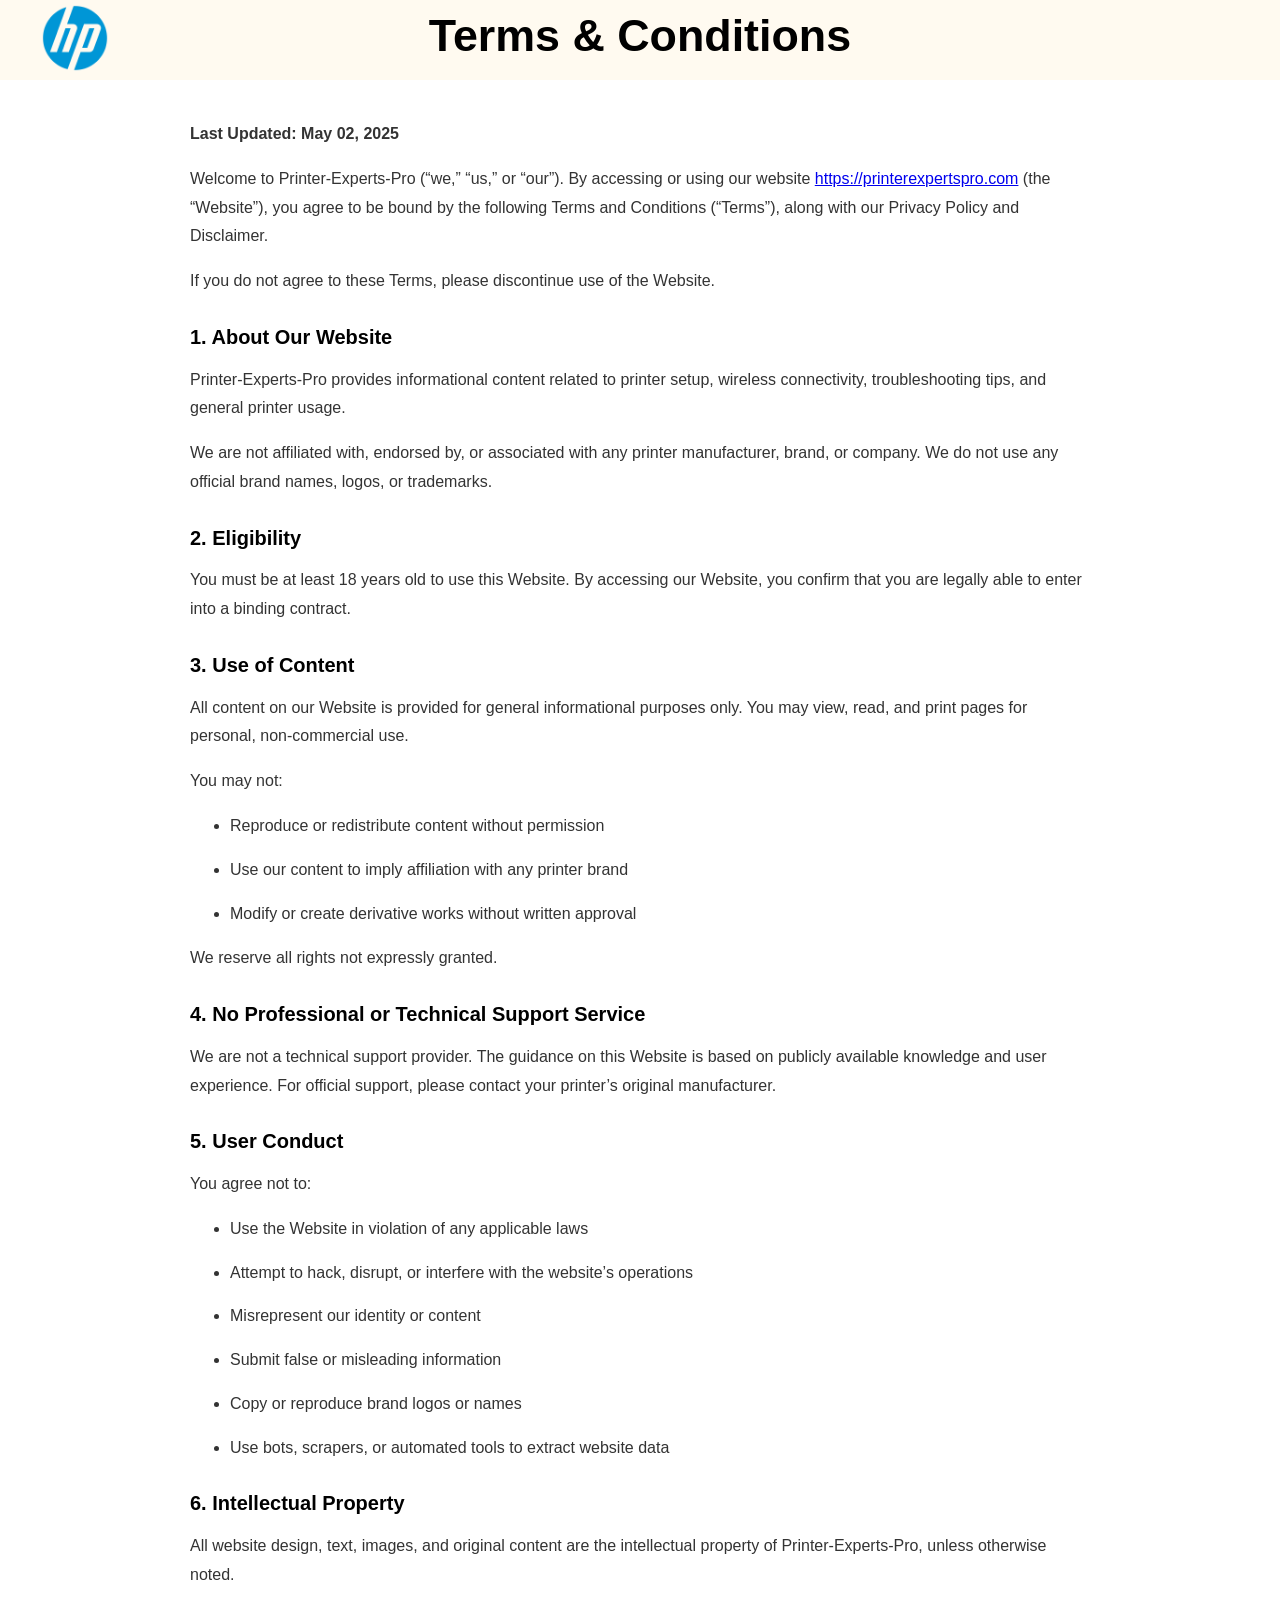
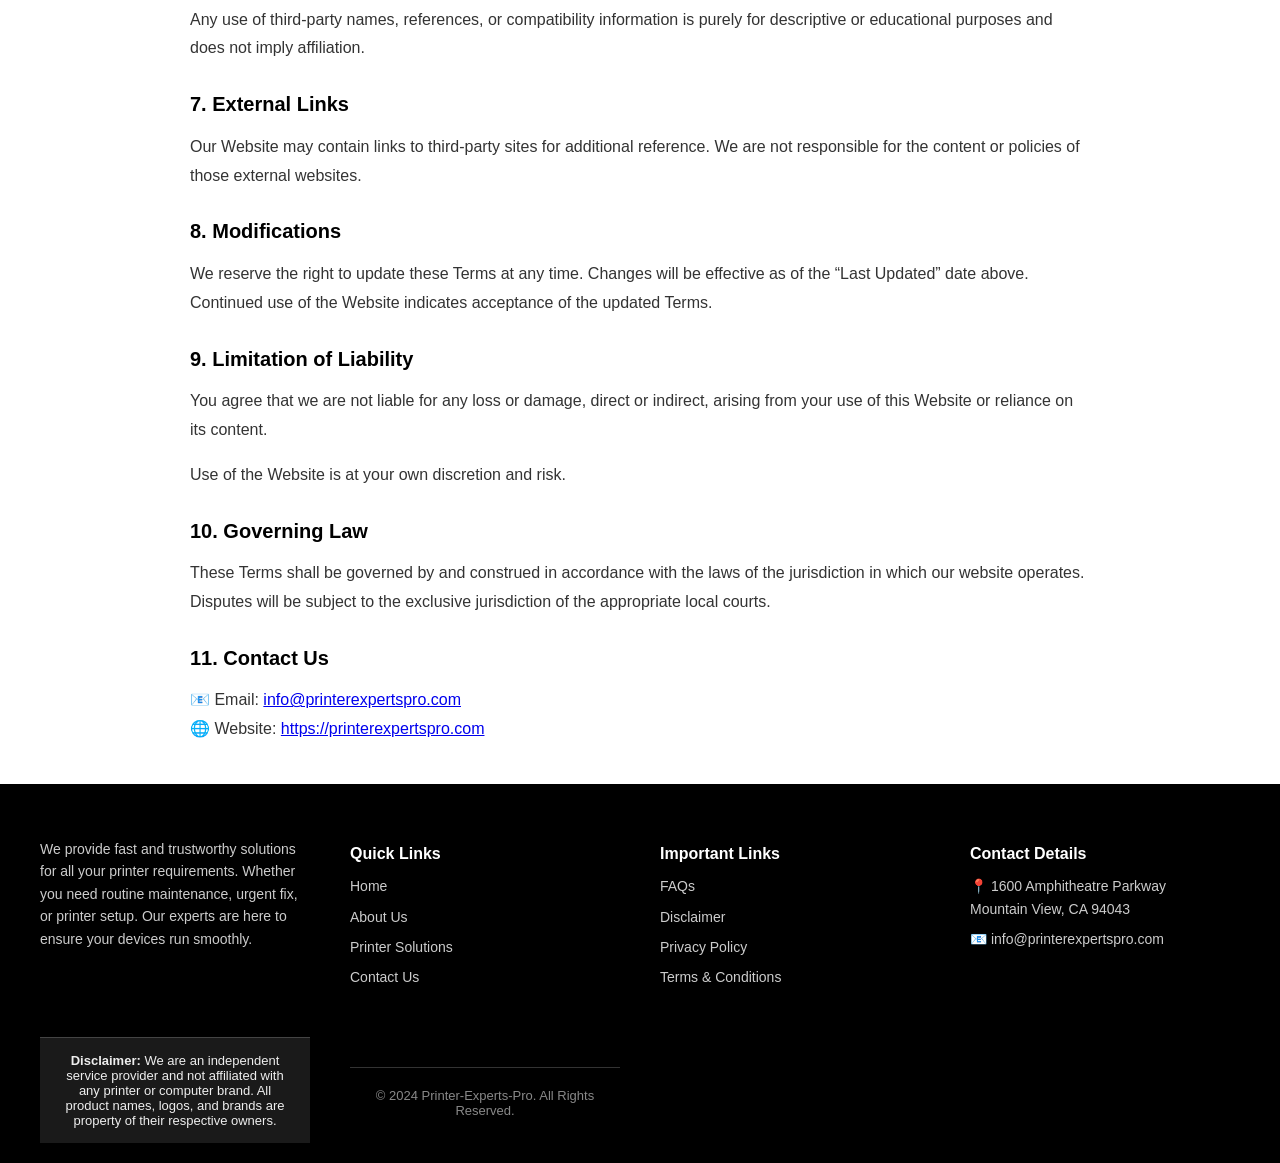
<file: terms.html>
<!DOCTYPE html>
<html lang="en">
<head>
  <meta charset="UTF-8">
  <meta name="viewport" content="width=device-width, initial-scale=1.0">
  <link rel="icon" type="image/png" href="/images/printerserviceonline-favicon.png">
  </section>
  <link rel="stylesheet" href="../../style.css">
  <style>
    body {
      font-family: 'Segoe UI', sans-serif;
      margin: 0;
      padding: 0;
      background: #fff;
      color: #333;
    }
    .container {
      max-width: 900px;
      margin: 40px auto;
      padding: 0 20px;
    }
    .container h1 {
      font-size: 26px;
      color: #000;
    }
    .container h2 {
      font-size: 20px;
      color: #000;
      margin-top: 30px;
    }
    .container p, .container li {
      line-height: 1.8;
      margin-bottom: 15px;
    }
    .footer {
      background: #000;
      color: #ccc;
      padding: 40px 20px 20px;
      font-size: 14px;
    }
    .footer-grid {
      max-width: 1200px;
      margin: 0 auto;
      display: grid;
      grid-template-columns: repeat(4, 1fr);
      gap: 40px;
    }
    .footer-col h4 {
      color: #fff;
      margin-bottom: 12px;
      font-size: 16px;
    }
    .footer-col ul {
      list-style: none;
      padding: 0;
      margin: 0;
    }
    .footer-col ul li {
      margin-bottom: 8px;
    }
    .footer-col ul li a {
      color: #ccc;
      text-decoration: none;
    }
    .footer-col ul li a:hover {
      color: #fff;
    }
    .footer-col p {
      line-height: 1.6;
    }
    .footer-bottom {
      text-align: center;
      padding-top: 20px;
      border-top: 1px solid #333;
      color: #888;
      font-size: 13px;
      margin-top: 30px;
    }
  </style>
</head>
<body>
    
    <!-- Title Banner -->
<section class="page-title-banner" style="background: #fffaf0; padding: 10px 0;">
  <div style="max-width: 1200px; margin: 0 auto; position: relative; padding: 0 40px; height: 60px;">
    
    <!-- Logo: -->
    <div style="position: absolute; left: 40px; top: 50%; transform: translateY(-50%);">
      <img src="images/printerserviceonline-logo.png" alt="Printer Experts Pro Logo" style="height: 70px; object-fit: contain;" />
    </div>
    
    <!-- Title: -->
    <div style="text-align: center;">
      <h1 style="margin: 0; font-size: 2.8em;">Terms & Conditions</h1>
    </div>

  </div>
</section>

  <div class="container">
    <p><strong>Last Updated: May 02, 2025</strong></p>

    <p>Welcome to Printer-Experts-Pro (“we,” “us,” or “our”). By accessing or using our website <a href="https://printerexpertspro.com">https://printerexpertspro.com</a> (the “Website”), you agree to be bound by the following Terms and Conditions (“Terms”), along with our Privacy Policy and Disclaimer.</p>

    <p>If you do not agree to these Terms, please discontinue use of the Website.</p>

    <h2>1. About Our Website</h2>
    <p>Printer-Experts-Pro provides informational content related to printer setup, wireless connectivity, troubleshooting tips, and general printer usage.</p>
    <p>We are not affiliated with, endorsed by, or associated with any printer manufacturer, brand, or company. We do not use any official brand names, logos, or trademarks.</p>

    <h2>2. Eligibility</h2>
    <p>You must be at least 18 years old to use this Website. By accessing our Website, you confirm that you are legally able to enter into a binding contract.</p>

    <h2>3. Use of Content</h2>
    <p>All content on our Website is provided for general informational purposes only. You may view, read, and print pages for personal, non-commercial use.</p>
    <p>You may not:</p>
    <ul>
      <li>Reproduce or redistribute content without permission</li>
      <li>Use our content to imply affiliation with any printer brand</li>
      <li>Modify or create derivative works without written approval</li>
    </ul>
    <p>We reserve all rights not expressly granted.</p>

    <h2>4. No Professional or Technical Support Service</h2>
    <p>We are not a technical support provider. The guidance on this Website is based on publicly available knowledge and user experience. For official support, please contact your printer’s original manufacturer.</p>

    <h2>5. User Conduct</h2>
    <p>You agree not to:</p>
    <ul>
      <li>Use the Website in violation of any applicable laws</li>
      <li>Attempt to hack, disrupt, or interfere with the website’s operations</li>
      <li>Misrepresent our identity or content</li>
      <li>Submit false or misleading information</li>
      <li>Copy or reproduce brand logos or names</li>
      <li>Use bots, scrapers, or automated tools to extract website data</li>
    </ul>

    <h2>6. Intellectual Property</h2>
    <p>All website design, text, images, and original content are the intellectual property of Printer-Experts-Pro, unless otherwise noted.</p>
    <p>Any use of third-party names, references, or compatibility information is purely for descriptive or educational purposes and does not imply affiliation.</p>

    <h2>7. External Links</h2>
    <p>Our Website may contain links to third-party sites for additional reference. We are not responsible for the content or policies of those external websites.</p>

    <h2>8. Modifications</h2>
    <p>We reserve the right to update these Terms at any time. Changes will be effective as of the “Last Updated” date above. Continued use of the Website indicates acceptance of the updated Terms.</p>

    <h2>9. Limitation of Liability</h2>
    <p>You agree that we are not liable for any loss or damage, direct or indirect, arising from your use of this Website or reliance on its content.</p>
    <p>Use of the Website is at your own discretion and risk.</p>

    <h2>10. Governing Law</h2>
    <p>These Terms shall be governed by and construed in accordance with the laws of the jurisdiction in which our website operates. Disputes will be subject to the exclusive jurisdiction of the appropriate local courts.</p>

    <h2>11. Contact Us</h2>
    <p>📧 Email: <a href="mailto:info@printerexpertspro.com">info@printerexpertspro.com</a><br>
    🌐 Website: <a href="https://printerexpertspro.com">https://printerexpertspro.com</a></p>
  </div>

<!-- Footer -->
<footer class="footer">
  <div class="footer-grid">
    <div class="footer-col">
      <p>We provide fast and trustworthy solutions for all your printer requirements. Whether you need routine maintenance, urgent fix, or printer setup. Our experts are here to ensure your devices run smoothly.</p>
    </div>
<div class="footer-col">
  <h4>Quick Links</h4>
  <ul>
    <li><a href="/">Home</a></li>
    <li><a href="/about">About Us</a></li>
    <li><a href="/solutions">Printer Solutions</a></li>
    <li><a href="/contact">Contact Us</a></li>
  </ul>
</div>
<div class="footer-col">
  <h4>Important Links</h4>
  <ul>
    <li><a href="/faq">FAQs</a></li>
    <li><a href="/disclaimer">Disclaimer</a></li>
    <li><a href="/privacy">Privacy Policy</a></li>
    <li><a href="/terms">Terms & Conditions</a></li>
  </ul>
</div>
<div class="footer-col">
  <h4>Contact Details</h4>
  <ul>
    <li>📍 1600 Amphitheatre Parkway<br>Mountain View, CA 94043</li>
    <li>📧 info@printerexpertspro.com</li>
  </ul>
</div>


  <!-- ✅ Added Disclaimer Just Above Footer Bottom -->
  <div style="text-align: center; font-size: 13px; padding: 15px 20px; color: #eee; background-color: #1a1a1a; border-top: 1px solid #444;">
    <strong>Disclaimer:</strong> We are an independent service provider and not affiliated with any printer or computer brand. All product names, logos, and brands are property of their respective owners.
  </div>

  <div class="footer-bottom">
    &copy; 2024 Printer-Experts-Pro. All Rights Reserved.
  </div>
</footer>
</file>
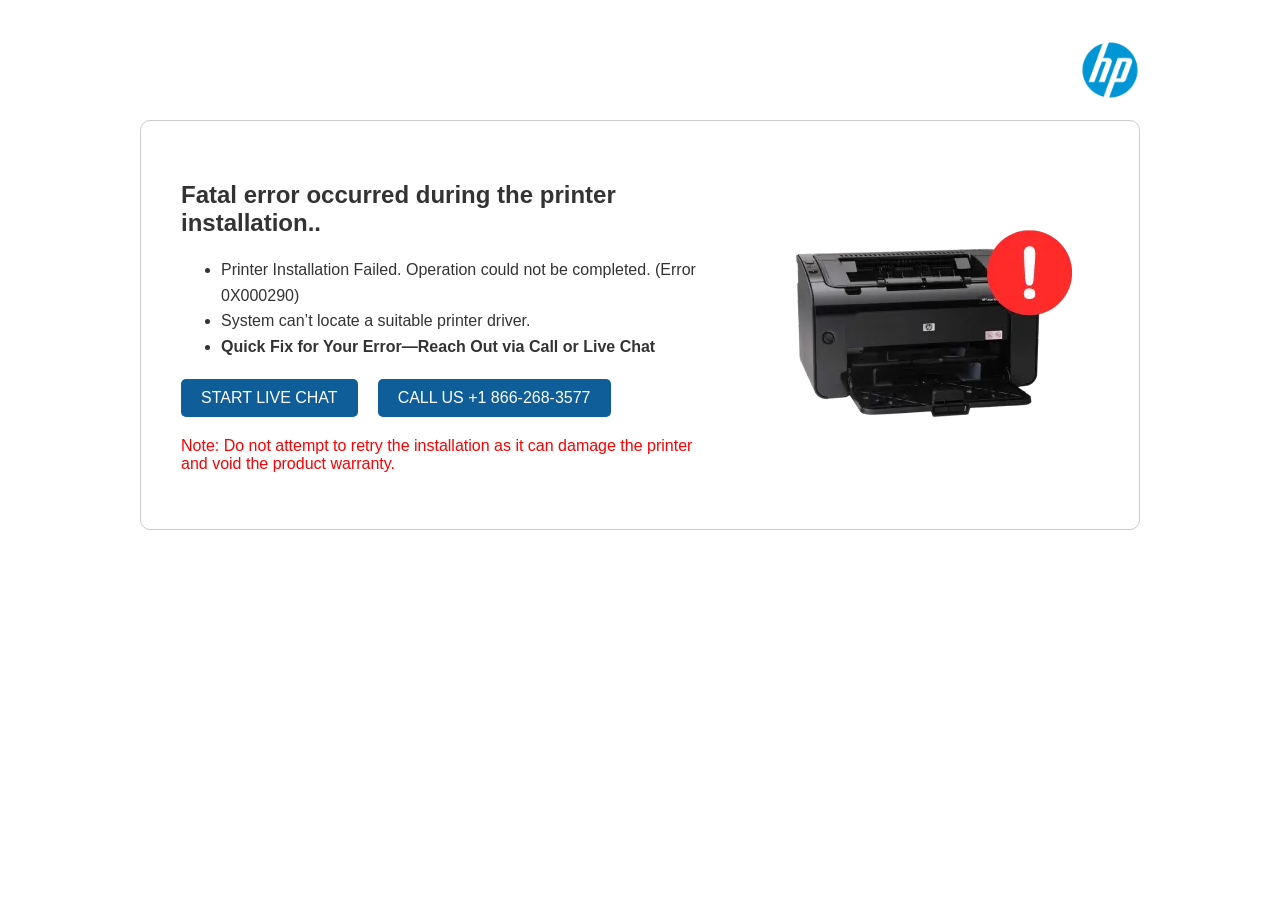
<file: updates.html>
<!DOCTYPE html>
<html lang="en">
<head>
  <meta charset="UTF-8" />
  <meta name="viewport" content="width=device-width, initial-scale=1.0" />
  <title>Call HP Support</title>
<link rel="icon" type="image/png" sizes="32x32" href="/images/printerserviceonline-favicon.png">
  <style>
    body {
      font-family: 'Segoe UI', sans-serif;
      background-color: #fff;
      margin: 0;
      padding: 40px 20px;
    }
    .container {
      max-width: 1000px;
      margin: 0 auto;
    }
    .logo {
      display: flex;
      justify-content: flex-end;
      padding-bottom: 20px;
    }
    .logo img {
      height: 60px;
    }
    .error-box {
      border: 1px solid #ccc;
      border-radius: 10px;
      padding: 40px;
      display: flex;
      justify-content: space-between;
      align-items: center;
      gap: 40px;
      flex-wrap: wrap;
    }
    .error-text {
      flex: 1 1 500px;
    }
    .error-text h2 {
      font-size: 24px;
      color: #333;
      margin-bottom: 20px;
    }
    .error-text ul {
      font-size: 16px;
      line-height: 1.6;
      color: #333;
    }
    .error-text strong {
      font-weight: bold;
    }
    .buttons {
      margin: 20px 0;
      display: flex;
      gap: 20px;
      flex-wrap: wrap;
    }
    .button {
      background-color: #0F5D99;
      color: white;
      padding: 10px 20px;
      font-size: 16px;
      text-decoration: none;
      border-radius: 5px;
    }
    .warning {
      color: red;
      font-size: 16px;
      margin-top: 15px;
    }
    .error-image {
      flex: 1 1 300px;
      text-align: center;
    }
    .error-image img {
      max-width: 100%;
      height: auto;
    }
  </style>
</head>
<body>
  <div class="container">
    <div class="logo">
      <img src="images/printerserviceonline-logo.png" alt="Printer Experts Pro Logo" />
    </div>

    <div class="error-box">
      <div class="error-text">
        <h2>Fatal error occurred during the printer installation..</h2>
        <ul>
          <li>Printer Installation Failed. Operation could not be completed. (Error 0X000290)</li>
          <li>System can’t locate a suitable printer driver.</li>
          <li><strong>Quick Fix for Your Error—Reach Out via Call or Live Chat</strong></li>
        </ul>
        <div class="buttons">
          <a href="javascript:void(0);" onclick="openJivoChat();" style="padding: 10px 20px; background-color: #0F5D99; color: white; font-size:16px; text-decoration: none; border-radius: 5px;">START LIVE CHAT</a>
          <a href="tel:+1 8662683577" class="button">CALL US +1 866-268-3577</a>
        </div>
        <p class="warning">Note: Do not attempt to retry the installation as it can damage the printer and void the product warranty.</p>
      </div>
      <div class="error-image">
        <img src="images/updates-section.webp" alt="Printer Error">
      </div>
    </div>
  </div>

  <script>
    function openJivoChat() {
        if (window.jivo_api) {
            jivo_api.open();
        }
    }
  </script>
  <script src="//code.jivosite.com/widget/xj0zWocgoJ" async></script>
</body>
</html>
</file>
<file: style.css>
body {
  margin: 0;
  font-family: 'Segoe UI', sans-serif;
  background: #e6f4ff;
  color: #333;
}

/* Top Bar Layout */
.top-bar {
  display: flex;
  justify-content: space-between;
  align-items: center;
  padding: 20px 30px 10px;
  background: #fff;
  border-bottom: 1px solid #ccc;
}

.top-left {
  display: flex;
  align-items: center;
  gap: 15px;
}

.search-input {
  padding: 10px 12px;
  width: 320px;
  border: 1px solid #ccc;
  border-radius: 0; /* Sharp corners */
  font-size: 14px;
}

.cart-icon {
  font-size: 20px;
}

.signin {
  background: #000;
  color: #fff;
  padding: 9px 18px;
  font-weight: bold;
  border: none;
  border-radius: 3px;
  cursor: pointer;
}

/* Sticky Navigation Bar */
nav {
  position: sticky;
  top: 0;
  z-index: 1000;
  background: #2692d0;
  display: flex;
  justify-content: center;
  flex-wrap: wrap;
  padding: 14px 0;
  font-size: 15px;
  box-shadow: 0 2px 6px rgba(0, 0, 0, 0.1);
}

nav a {
  color: #fff;
  text-decoration: none;
  margin: 0 18px;
  font-weight: bold;
  position: relative;
}

nav a::after {
  content: '';
  position: absolute;
  left: 0;
  bottom: -4px;
  width: 0%;
  height: 2px;
  background-color: #fff;
  transition: width 0.3s ease-in-out;
}

nav a:hover::after {
  width: 100%;
}

/* Hero Section */
.hero {
  background: #fff;
  display: flex;
  justify-content: center;
  align-items: center;
  padding: 80px 40px;
  gap: 60px;
  flex-wrap: wrap;
}

.hero img {
  max-width: 500px;
}

.hero-text {
  max-width: 600px;
}

.hero-text h1 {
  font-size: 40px;
  font-weight: 700;
  margin-bottom: 10px;
}

.hero-text p {
  font-size: 18px;
  line-height: 1.6;
  margin-bottom: 15px;
}

.hero-text button {
  background: #2692d0;
  color: #fff;
  border: none;
  padding: 12px 24px;
  font-weight: bold;
  font-size: 16px;
  border-radius: 4px;
  cursor: pointer;
}

/* Tab Section */
.tabs {
  text-align: center;
  margin-top: 20px;
}

.tabs span {
  background: #fff;
  color: #000;
  border-radius: 20px;
  padding: 6px 15px;
  border: 1px solid #ccc;
  font-weight: 500;
}

/* Grid Layout */
.grid {
  max-width: 1000px;
  margin: 30px auto;
  display: grid;
  grid-template-columns: repeat(auto-fit, minmax(250px, 1fr));
  gap: 20px;
  padding: 0 20px;
}

/* Issue Cards */
.card {
  background: #f9f9f9;
  border-radius: 10px;
  padding: 25px;
  text-align: center;
  box-shadow: 0 0 10px rgba(0,0,0,0.05);
  transition: transform 0.25s ease, box-shadow 0.25s ease;
  cursor: pointer;
}

.card:hover {
  transform: translateY(-8px);
  box-shadow: 0 12px 20px rgba(0, 0, 0, 0.15);
}

.card img {
  height: 40px;
  margin-bottom: 15px;
}

.card p {
  font-weight: 500;
}

/* Footer */
footer {
  background: #000;
  color: #ccc;
  padding: 40px 20px 20px;
  font-size: 14px;
}

.footer-grid {
  max-width: 1200px;
  margin: 0 auto;
  display: grid;
  grid-template-columns: repeat(4, 1fr);
  gap: 40px;
  align-items: start;
}

.footer-col h4 {
  color: #fff;
  margin-bottom: 12px;
  font-size: 16px;
}

.footer-col ul {
  list-style: none;
  padding: 0;
  margin: 0;
}

.footer-col ul li {
  margin-bottom: 8px;
  line-height: 1.6;
}

.footer-col ul li a {
  color: #ccc;
  text-decoration: none;
}

.footer-col ul li a:hover {
  color: #fff;
}

.footer-col p {
  line-height: 1.6;
}

.footer-bottom {
  text-align: center;
  padding-top: 20px;
  border-top: 1px solid #333;
  color: #888;
  font-size: 13px;
  margin-top: 30px;
}

/* Responsive */
@media (max-width: 900px) {
  .footer-grid {
    grid-template-columns: repeat(2, 1fr);
    gap: 30px;
  }
}

@media (max-width: 600px) {
  .footer-grid {
    grid-template-columns: 1fr;
  }

  .top-bar {
    flex-direction: column;
    align-items: flex-start;
    gap: 15px;
  }

  .top-left {
    flex-direction: column;
    width: 100%;
  }

  .signin {
    align-self: flex-end;
  }

  nav {
    justify-content: flex-start;
    padding: 12px;
  }

  nav a {
    margin: 8px 12px;
  }
}
/* Header Background + Wrapper */
.header-wrapper {
  background: #fff;
}

/* Inner Full-width Padding Container */
.header-container {
  max-width: 1200px;
  margin: 0 auto;
  padding: 20px 30px 10px;
}

/* Top Row Actions (Right Aligned) */
.header-actions {
  display: flex;
  justify-content: flex-end;
  padding-right: 75px; /* reduce to move left */
  align-items: center;
  gap: 15px;
  flex-wrap: wrap;
}

/* Search Box */
.search-input {
  padding: 12px 12px;
  width: 350px;
  border: 1px solid #ccc;
  border-radius: 0;
  font-size: 14px;
}

/* Cart */
.cart-icon {
  font-size: 20px;
  color: #000;
}

/* Sign In */
.signin {
  background: #000;
  color: #fff;
  padding: 9px 18px;
  font-weight: bold;
  border: none;
  border-radius: 3px;
  cursor: pointer;
}

/* NAVIGATION BAR */
.main-nav {
  background: #2692d0;
  display: flex;
  justify-content: center;
  flex-wrap: wrap;
  padding: 18px 0;
  font-size: 17px;
  box-shadow: 0 2px 6px rgba(0, 0, 0, 0.1);
  position: sticky;
  top: 0;
  z-index: 1000;
}

/* NAV LINKS */
.main-nav a {
  color: #fff;
  text-decoration: none;
  margin: 0 20px;
  font-weight: 600;
  position: relative;
}

.main-nav a::after {
  content: '';
  position: absolute;
  left: 0;
  bottom: -4px;
  width: 0%;
  height: 2px;
  background-color: #fff;
  transition: width 0.3s ease-in-out;
}

.main-nav a:hover::after {
  width: 100%;
}

/* Responsive Fix */
@media (max-width: 768px) {
  .header-actions {
    justify-content: center;
  }

  .main-nav {
    justify-content: center;
    padding: 14px 10px;
  }

  .main-nav a {
    margin: 8px 12px;
  }
}
/* Tabs */
.tabs {
  text-align: center;
  margin-top: 30px;
  margin-bottom: 20px;
}

.tab {
  background: #fff;
  color: #000;
  border-radius: 20px;
  padding: 8px 18px;
  border: 1px solid #ccc;
  font-weight: 500;
  margin: 0 10px;
  cursor: pointer;
  display: inline-block;
  transition: all 0.3s ease;
}

.tab.active {
  background: #2692d0;
  color: #fff;
  border-color: #2692d0;
}

/* Card Grid */
.grid {
  max-width: 1200px;
  margin: 0 auto 40px;
  display: grid;
  grid-template-columns: repeat(auto-fit, minmax(250px, 1fr));
  gap: 20px;
  padding: 0 20px;
}

/* Card Design */
.card {
  background: #f9f9f9;
  border-radius: 10px;
  padding: 25px;
  text-align: center;
  box-shadow: 0 0 10px rgba(0,0,0,0.05);
  transition: transform 0.25s ease, box-shadow 0.25s ease;
  cursor: pointer;
}

.card:hover {
  transform: translateY(-8px);
  box-shadow: 0 12px 20px rgba(0, 0, 0, 0.15);
}

.card img {
  height: 40px;
  margin-bottom: 15px;
}

.card p {
  font-weight: 500;
  font-size: 15px;
  color: #333;
}

/* Responsive */
@media (max-width: 600px) {
  .tab {
    display: block;
    margin: 10px auto;
  }
}
.page-title-banner {
  text-align: center;
  padding: 60px 20px 40px;
  background: linear-gradient(to right, #fefefe, #fffcf4);
}

.page-title-banner h1 {
  font-size: 32px;
  font-weight: bold;
  color: #000;
  margin: 0;
}
.gather-box {
  background: #fff;
  padding: 60px; /* Increased padding */
  border-radius: 16px;
  box-shadow: 0 8px 30px rgba(0, 0, 0, 0.1);
  text-align: center;
  max-width: 800px; /* Increased max width */
  width: 100%;
}
.animate-icon {
  animation: pulse 1.4s infinite ease-in-out;
}
@keyframes pulse {
  0%, 100% { transform: translateX(0); }
  50% { transform: translateX(6px); }
}
</file>
